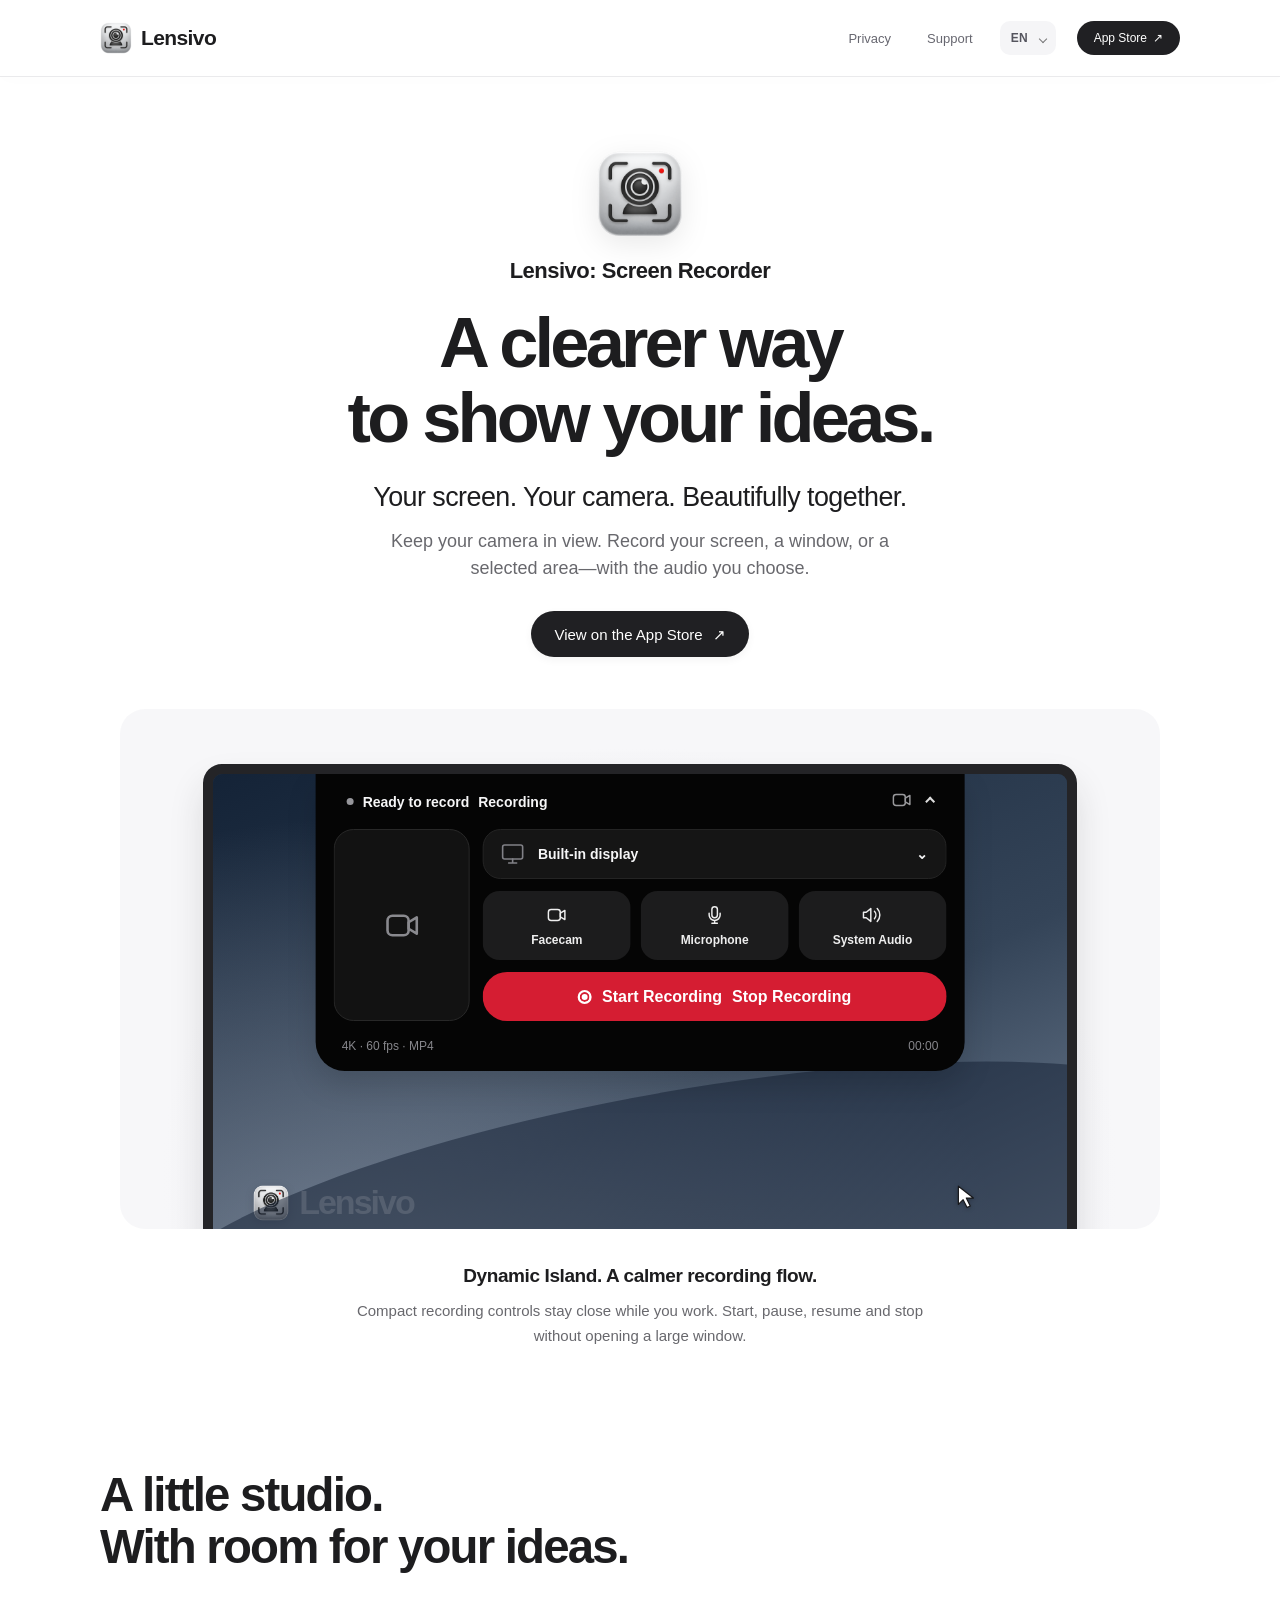
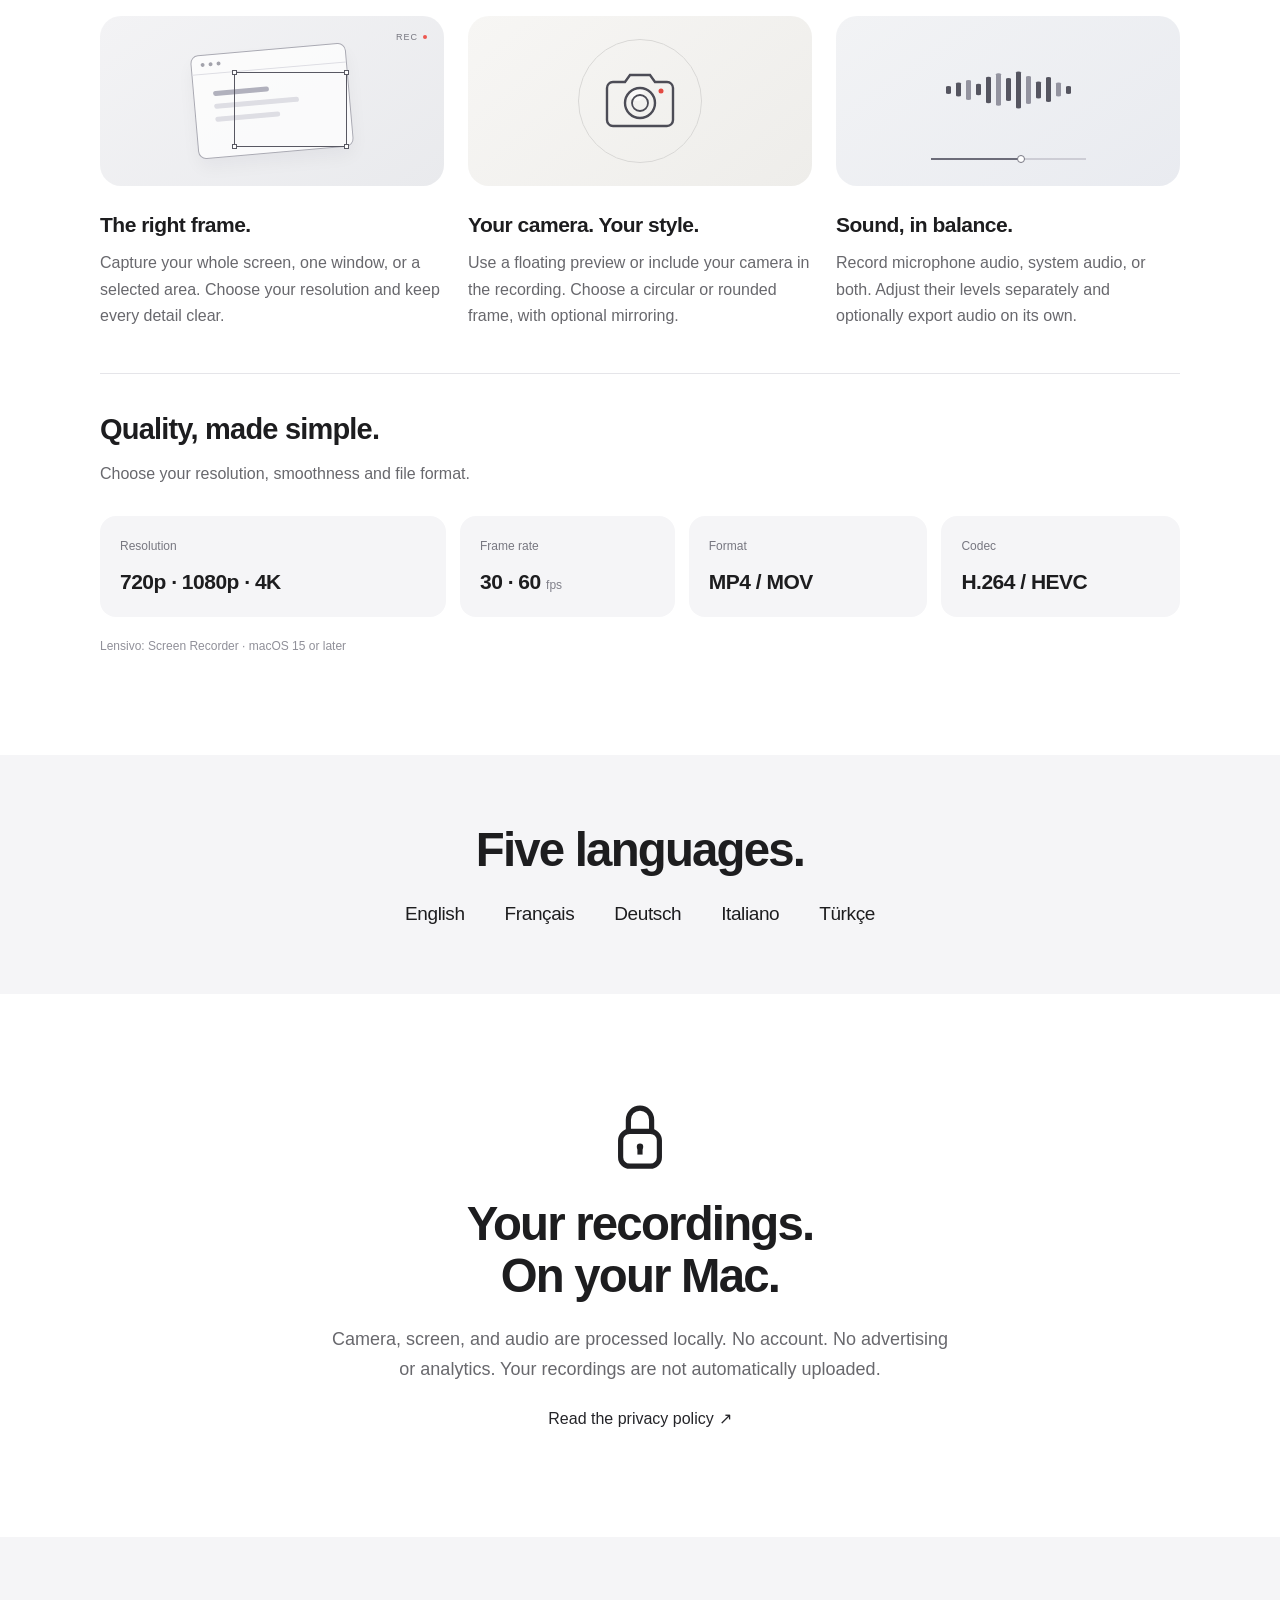
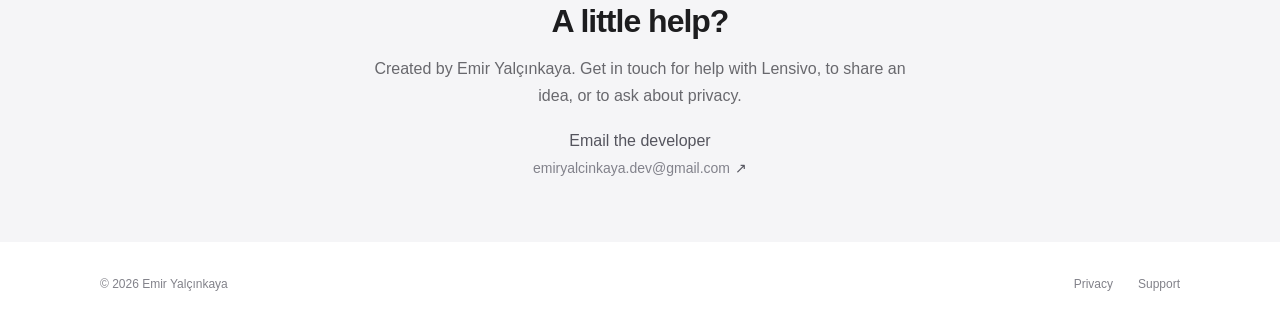
<file: index.html>
<!doctype html><html lang="en"><head><meta charset="utf-8"><meta name="viewport" content="width=device-width,initial-scale=1"><title>Lensivo — A clearer way to show your ideas</title><meta name="description" content="Lensivo — a floating camera preview and local recording tools for macOS. Available in five languages."><meta name="theme-color" content="#fafafa"><link rel="icon" href="assets/favicon.png" type="image/png"><link rel="stylesheet" href="style.css"><script src="translations.js" defer></script><script src="site.js" defer></script></head><body><a class="skip-link" href="#main" data-i18n="skip">Skip to content</a><header><nav class="shell nav" aria-label="Main navigation"><a class="brand" href="index.html" aria-label="Lensivo home"><img src="assets/lensivo-logo.png" width="32" height="32" alt=""><span>Lensivo</span></a><div class="nav-right"><a href="privacy.html" data-i18n="navPrivacy">Privacy</a><a class="nav-support" href="mailto:emiryalcinkaya.dev@gmail.com" data-i18n="navSupport">Support</a><label class="language"><span class="sr-only" data-i18n="languageLabel">Website language</span><select id="language-select"><option value="en">EN</option><option value="fr">FR</option><option value="de">DE</option><option value="it">IT</option><option value="tr">TR</option></select></label><a class="nav-store" href="https://apps.apple.com/app/id6757967733" target="_blank" rel="noopener noreferrer"><span>App Store </span><span class="link-arrow" aria-hidden="true">↗</span></a></div></nav></header><main id="main"><section class="hero shell"><img class="hero-icon" src="assets/lensivo-logo.png" alt="Lensivo app icon" width="88" height="88"><p class="product-name">Lensivo: Screen Recorder</p><h1 data-i18n="hero">A clearer way<br>to show your ideas.</h1><p data-i18n="intro" class="hero-intro">Your screen. Your camera. Beautifully together.</p><p data-i18n="description" class="hero-description">Keep your camera in view. Record your screen, a window, or a selected area—with the audio you choose.</p><div class="hero-actions"><a class="button" href="https://apps.apple.com/app/id6757967733" target="_blank" rel="noopener noreferrer"><span data-i18n="download">View on the App Store </span><span class="link-arrow" aria-hidden="true">↗</span></a></div></section>
<section id="product-demo" class="product-showcase shell" aria-label="Lensivo illustrative preview"><div class="macbook-demo" aria-hidden="true"><div class="macbook-hardware"><div class="real-product-stage"><div class="demo-wallpaper" aria-hidden="true"><div class="desktop-note"><img src="assets/lensivo-logo.png" alt="" width="36" height="36"><span>Lensivo</span></div></div><div class="product-island is-expanded" id="product-island"><div class="island-toggle" aria-expanded="true" aria-controls="island-body"><span class="island-status"><i></i><span class="demo-ready-label" data-i18n="demoReady">Ready to record</span><span class="demo-active-label" data-i18n="demoRecording">Recording</span></span><span class="compact-camera"><svg viewBox="0 0 24 24" fill="none" stroke="currentColor" stroke-width="1.6" stroke-linecap="round" stroke-linejoin="round" aria-hidden="true"><rect x="3" y="6" width="13" height="12" rx="3"/><path d="m16 10 5-3v10l-5-3Z"/></svg></span><span class="expand-chevron" aria-hidden="true"></span></div><div class="island-body" id="island-body"><div class="real-camera-preview"><svg viewBox="0 0 24 24" fill="none" stroke="currentColor" stroke-width="1.6" stroke-linecap="round" stroke-linejoin="round" aria-hidden="true"><rect x="3" y="6" width="13" height="12" rx="3"/><path d="m16 10 5-3v10l-5-3Z"/></svg></div><div class="island-controls"><div class="display-choice"><svg viewBox="0 0 24 24" fill="none" stroke="currentColor" stroke-width="1.6" stroke-linecap="round" stroke-linejoin="round" aria-hidden="true"><rect x="2" y="3" width="20" height="14" rx="2"/><path d="M12 17v4m-4 0h8"/></svg><span data-i18n="demoDisplay">Built-in display</span><span aria-hidden="true">⌄</span></div><div class="source-options"><div class="source-control" type="button" aria-pressed="false"><svg viewBox="0 0 24 24" fill="none" stroke="currentColor" stroke-width="1.6" stroke-linecap="round" stroke-linejoin="round" aria-hidden="true"><rect x="3" y="6" width="13" height="12" rx="3"/><path d="m16 10 5-3v10l-5-3Z"/></svg><span data-i18n="demoCamera">Facecam</span></div><div class="source-control" type="button" aria-pressed="false"><svg viewBox="0 0 24 24" fill="none" stroke="currentColor" stroke-width="1.6" stroke-linecap="round" stroke-linejoin="round" aria-hidden="true"><rect x="9" y="3" width="6" height="12" rx="3"/><path d="M6 10v2a6 6 0 0 0 12 0v-2M12 18v3m-3 0h6"/></svg><span data-i18n="demoMic">Microphone</span></div><div class="source-control" type="button" aria-pressed="false"><svg viewBox="0 0 24 24" fill="none" stroke="currentColor" stroke-width="1.6" stroke-linecap="round" stroke-linejoin="round" aria-hidden="true"><path d="m10 5-5 4H2v6h3l5 4ZM14 8a6 6 0 0 1 0 8m3-11a10 10 0 0 1 0 14"/></svg><span data-i18n="demoAudio">System Audio</span></div></div><div class="product-record" type="button"><span class="button-countdown"><span>3</span><span>2</span><span>1</span></span><span class="demo-cancel-label" data-i18n="demoCancel">Cancel</span><span class="record-symbol" aria-hidden="true"></span><span class="demo-start-label" data-i18n="demoStart">Start Recording</span><span class="demo-stop-label" data-i18n="demoStop">Stop Recording</span></div></div><div class="real-island-footer"><span>4K · 60 fps · MP4</span><span class="demo-clock" id="product-timer">00:00</span></div></div></div><div class="demo-pointer" aria-hidden="true"><svg viewBox="0 0 24 30"><path d="M3 2v23l6-6 5 10 4-2-5-10h9Z" fill="#fff" stroke="#171719" stroke-width="1.5" stroke-linejoin="round"/></svg></div></div><div class="macbook-base" aria-hidden="true"></div></div></div><div class="island-description"><h3 data-i18n="islandTitle">Dynamic Island. A calmer recording flow.</h3><p data-i18n="islandText">Compact recording controls stay close while you work. Start, pause, resume and stop without opening a large window.</p></div></section>
<section class="features shell" id="features"><h2 data-i18n="featuresTitle" class="section-title">A little studio.<br>With room for your ideas.</h2><div class="feature-grid"><article><div class="feature-art capture-art" aria-hidden="true"><div class="mini-display"><div class="mini-toolbar"><i></i><i></i><i></i></div><div class="mini-content"><span></span><span></span><span></span></div></div><div class="selection-frame"><i></i><i></i><i></i><i></i></div><span class="art-tag">REC <i></i></span></div><h3 data-i18n="captureTitle">The right frame.</h3><p data-i18n="captureText">Capture your whole screen, one window, or a selected area. Choose your resolution and keep every detail clear.</p></article><article><div class="feature-art camera-art" aria-hidden="true"><div class="camera-echo"></div><div class="camera-body"><svg viewBox="0 0 80 64" fill="none"><path d="M25 13l5-7h20l5 7h12a6 6 0 0 1 6 6v32a6 6 0 0 1-6 6H13a6 6 0 0 1-6-6V19a6 6 0 0 1 6-6h12Z" stroke="currentColor" stroke-width="2.4"/><circle cx="40" cy="34" r="15" stroke="currentColor" stroke-width="2.4"/><circle cx="40" cy="34" r="8" stroke="currentColor" stroke-width="1.8"/><circle class="camera-rec-light" cx="61" cy="22" r="2.5"/></svg><span class="camera-shine"></span></div></div><h3 data-i18n="cameraTitle">Your camera. Your style.</h3><p data-i18n="cameraText">Use a floating preview or include your camera in the recording. Choose a circular or rounded frame, with optional mirroring.</p></article><article><div class="feature-art audio-art" aria-hidden="true"><div class="equalizer"><i style="--bar:0;--height:20px"></i><i style="--bar:1;--height:35px"></i><i style="--bar:2;--height:50px"></i><i style="--bar:3;--height:29px"></i><i style="--bar:4;--height:66px"></i><i style="--bar:5;--height:81px"></i><i style="--bar:6;--height:57px"></i><i style="--bar:7;--height:92px"></i><i style="--bar:8;--height:70px"></i><i style="--bar:9;--height:42px"></i><i style="--bar:10;--height:63px"></i><i style="--bar:11;--height:35px"></i><i style="--bar:12;--height:20px"></i></div><div class="audio-track"><span></span><i></i></div></div><h3 data-i18n="audioTitle">Sound, in balance.</h3><p data-i18n="audioText">Record microphone audio, system audio, or both. Adjust their levels separately and optionally export audio on its own.</p></article></div><div class="quality-panel" id="quality"><div class="quality-intro"><h3 data-i18n="qualityTitle">Quality, made simple.</h3><p data-i18n="qualityText">Choose your resolution, smoothness and file format.</p></div><div class="quality-grid"><div class="quality-item quality-resolution"><span data-i18n="resolutionLabel">Resolution</span><strong>720p · 1080p · 4K</strong></div><div class="quality-item"><span data-i18n="frameLabel">Frame rate</span><strong>30 · 60 <small>fps</small></strong></div><div class="quality-item"><span data-i18n="formatLabel">Format</span><strong>MP4 / MOV</strong></div><div class="quality-item"><span data-i18n="codecLabel">Codec</span><strong>H.264 / HEVC</strong></div></div><p class="requirements" data-i18n="requirements">Lensivo: Screen Recorder · macOS 15 or later</p></div></section><section class="language-section"><div class="shell"><h2 data-i18n="languagesTitle" class="section-title">Five languages.</h2><div class="language-list" aria-label="Supported languages"><span>English</span><span>Français</span><span>Deutsch</span><span>Italiano</span><span>Türkçe</span></div></div></section><section class="privacy-section shell" id="privacy"> <div class="privacy-mark" aria-hidden="true"><svg viewBox="0 0 48 56" fill="none"><rect class="lock-body" x="9" y="24" width="30" height="27" rx="7" stroke="currentColor" stroke-width="4"/><path class="lock-shackle" d="M15 24V15a9 9 0 0 1 18 0v9" stroke="currentColor" stroke-width="4"/><circle class="lock-key" cx="24" cy="36" r="2.5" fill="currentColor"/><path d="M24 37v5" stroke="currentColor" stroke-width="4"/></svg></div><h2 data-i18n="privacyTitle" class="section-title">Your recordings.<br>On your Mac.</h2><p data-i18n="privacyText" class="section-description">Camera, screen, and audio are processed locally. No account. No advertising or analytics. Your recordings are not automatically uploaded.</p><a class="text-link" href="privacy.html"><span data-i18n="privacyLink">Read the privacy policy</span><span class="link-arrow" aria-hidden="true">↗</span></a></section><section class="support-section" id="support"><div class="shell"><h2 data-i18n="supportTitle">A little help?</h2><p data-i18n="supportText" class="section-description">Created by Emir Yalçınkaya. Get in touch for help with Lensivo, to share an idea, or to ask about privacy.</p><p class="support-label" data-i18n="supportLink">Email the developer</p><a class="email-address" href="mailto:emiryalcinkaya.dev@gmail.com"><span>emiryalcinkaya.dev@gmail.com</span><span class="link-arrow" aria-hidden="true">↗</span></a></div></section></main><footer class="shell"><div class="footer-main"><span>© 2026 Emir Yalçınkaya</span><div><a href="privacy.html" data-i18n="navPrivacy">Privacy</a><a href="mailto:emiryalcinkaya.dev@gmail.com" data-i18n="navSupport">Support</a></div></div></footer></body></html>
</file>
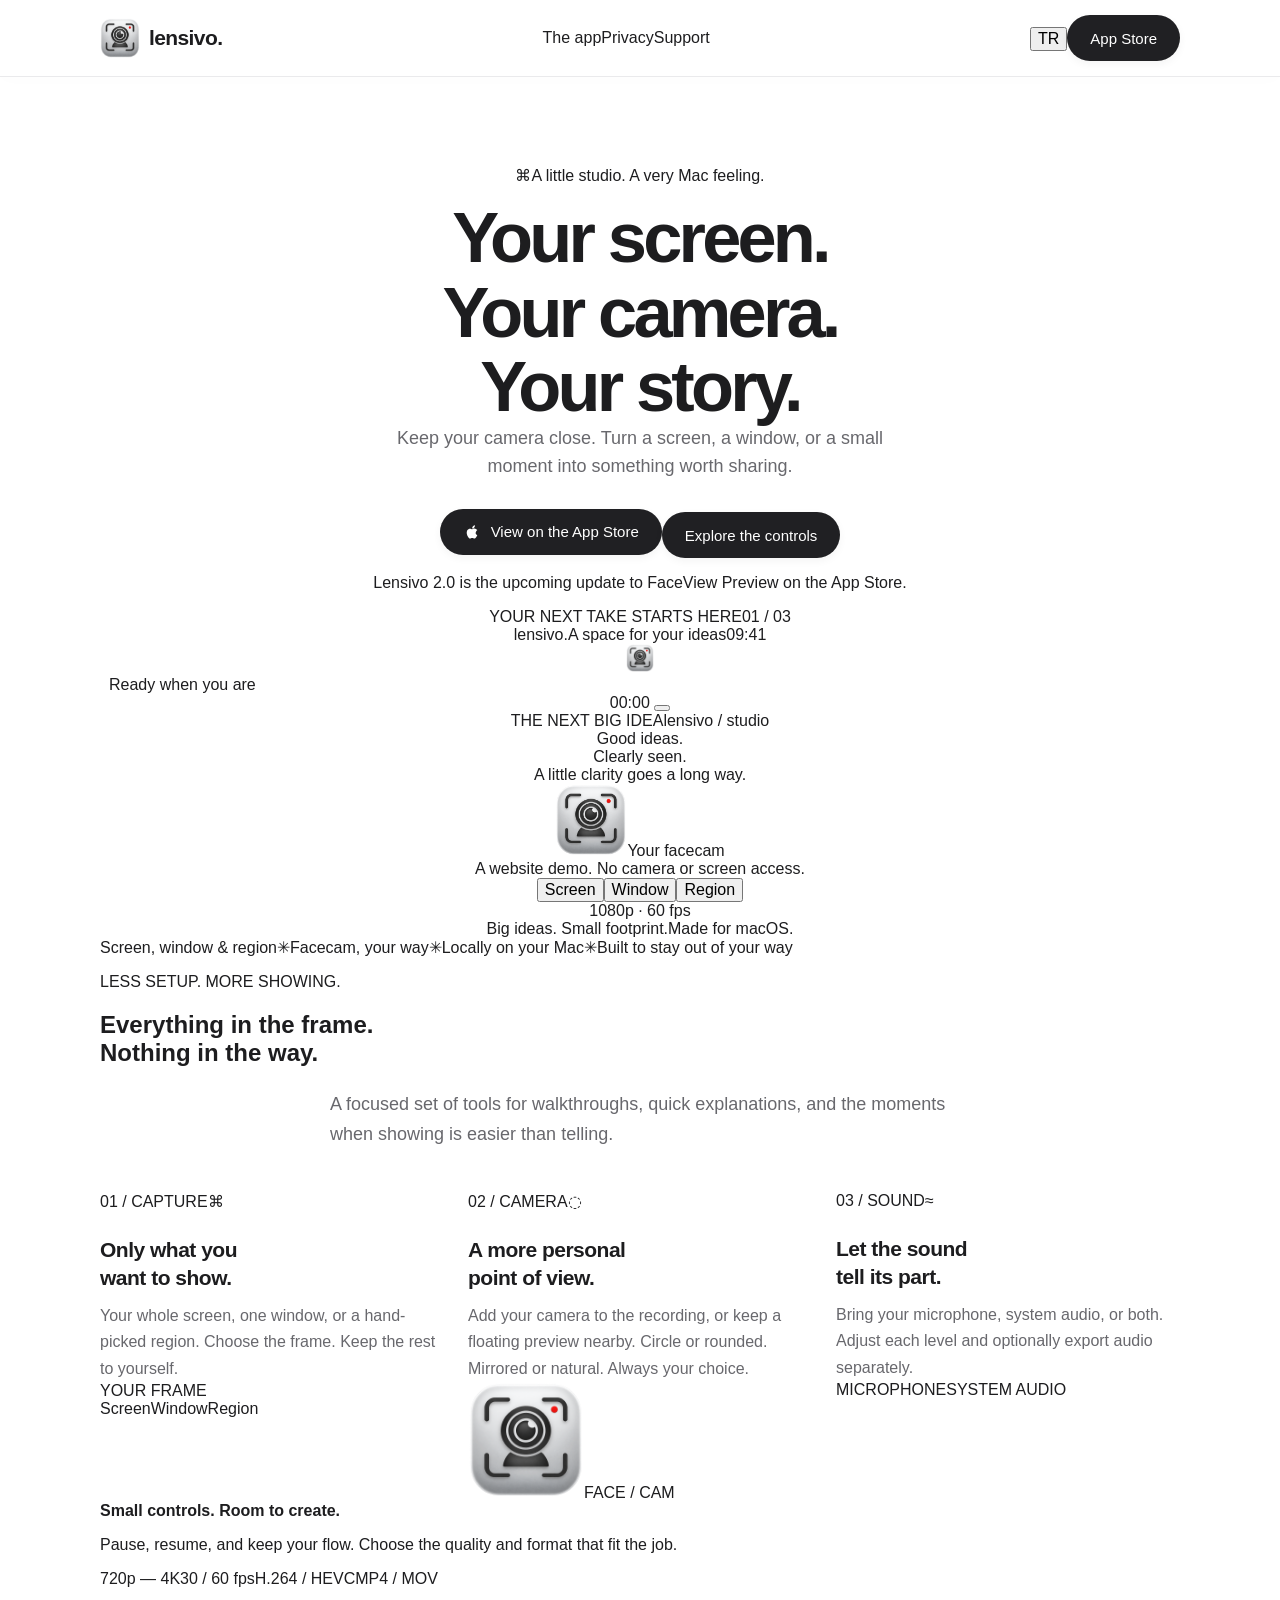
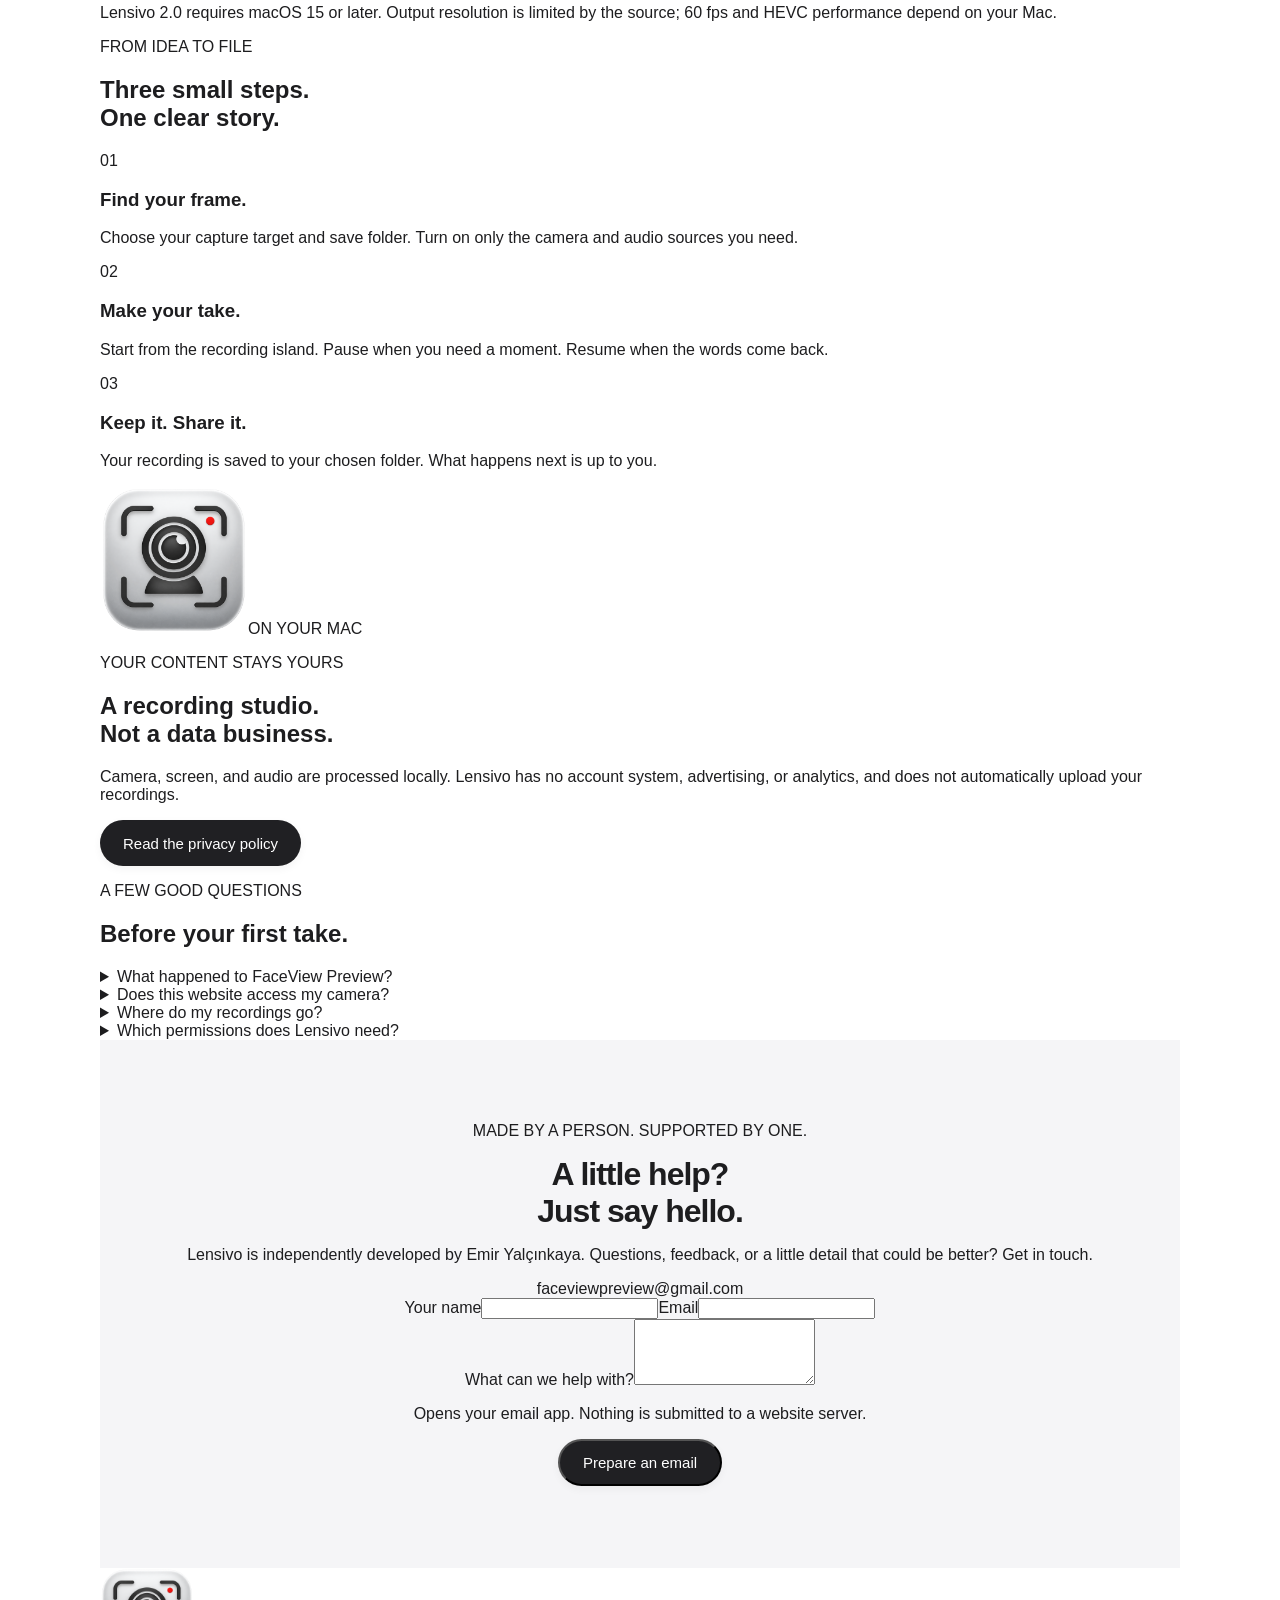
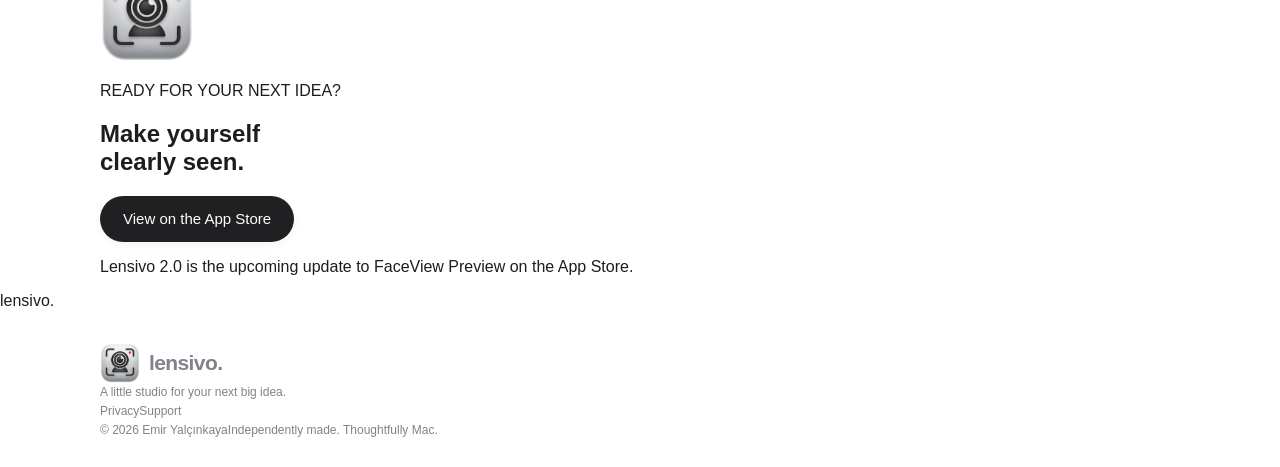
<file: index 2.html>
<!doctype html>
<html lang="en">
<head>
<meta charset="utf-8"><meta name="viewport" content="width=device-width, initial-scale=1">
<title>Lensivo — Your screen. Your camera. Your story.</title>
<meta name="description" content="Meet Lensivo for macOS: a floating camera preview and a focused screen recording studio. Record a screen, window or region, with optional facecam and audio.">
<meta name="theme-color" content="#101012"><link rel="icon" href="assets/favicon.png" type="image/png"><link rel="stylesheet" href="style.css"><script src="site.js" defer></script>
</head>
<body>
<a class="skip-link" href="#main" data-i18n="skip">Skip to content</a>
<header class="site-header"><nav class="nav shell" aria-label="Main navigation">
<a class="brand" href="index.html" aria-label="Lensivo home"><img src="assets/lensivo-logo.png" alt="" width="40" height="40"><span>lensivo<span class="brand-period">.</span></span></a>
<div class="nav-links"><a href="#features" data-i18n="navFeatures">The app</a><a href="privacy.html" data-i18n="navPrivacy">Privacy</a><a href="#support" data-i18n="navSupport">Support</a></div>
<div class="nav-actions"><button class="language-button" type="button" data-language-toggle aria-label="Switch to Turkish">TR</button><a class="button button-nav" href="https://apps.apple.com/app/id6757967733" target="_blank" rel="noopener noreferrer" data-i18n="navStore">App Store</a></div>
</nav></header>
<main id="main">
<section class="hero shell">
<div class="hero-copy"><p class="eyebrow"><span class="mac-symbol" aria-hidden="true">⌘</span><span data-i18n="heroEyebrow">A little studio. A very Mac feeling.</span></p>
<h1><span data-i18n="heroLine1">Your screen.</span><br><span data-i18n="heroLine2">Your camera.</span><br><span class="serif accent" data-i18n="heroLine3">Your story.</span></h1>
<p class="hero-description" data-i18n="heroDescription">Keep your camera close. Turn a screen, a window, or a small moment into something worth sharing.</p>
<div class="hero-actions"><a class="button button-primary" href="https://apps.apple.com/app/id6757967733" target="_blank" rel="noopener noreferrer"><svg width="18" height="18" viewBox="0 0 24 24" fill="currentColor" aria-hidden="true"><path d="M17.2 12.7c0-2.2 1.8-3.3 1.9-3.4-1.1-1.6-2.8-1.8-3.4-1.8-1.4-.1-2.7.8-3.4.8-.7 0-1.8-.8-2.9-.8-1.5 0-2.9.9-3.7 2.2-1.6 2.7-.4 6.7 1.1 8.9.7 1.1 1.5 2.2 2.6 2.1 1-.1 1.5-.7 2.9-.7s1.8.7 2.9.7c1.2 0 1.9-1.1 2.6-2.1.8-1.2 1.2-2.4 1.2-2.5-.1 0-2.3-.9-2.3-3.4ZM15 6c.6-.8 1.1-1.9 1-3-.9 0-2 .6-2.7 1.4-.6.7-1.2 1.8-1 2.8 1 .1 2-.5 2.7-1.2Z"/></svg><span data-i18n="storeButton">View on the App Store</span></a><a class="button button-text" href="#studio" data-i18n="exploreButton">Explore the controls</a></div>
<p class="release-note" data-i18n="closingNote">Lensivo 2.0 is the upcoming update to FaceView Preview on the App Store.</p>
</div>
<div class="hero-visual" id="studio">
<div class="studio-topline"><span><span class="red-dot" aria-hidden="true"></span><span data-i18n="studioTag">YOUR NEXT TAKE STARTS HERE</span></span><span>01 / 03</span></div>
<div class="demo-desktop">
<div class="desktop-menubar"><span class="desktop-brand">lensivo.</span><span data-i18n="demoMenu">A space for your ideas</span><span class="menubar-time">09:41</span></div>
<div class="demo-island" aria-label="Interactive recording demonstration">
<span class="island-mark"><img src="assets/lensivo-logo.png" alt="" width="28" height="28"></span><div class="island-status"><span class="demo-indicator" aria-hidden="true"></span><span id="demo-status" data-i18n="demoReady">Ready when you are</span></div><span class="demo-timer" id="demo-timer">00:00</span>
<button id="demo-record" class="demo-record" type="button" aria-label="Start demonstration"><span></span></button>
</div>
<div class="demo-slide"><div class="slide-heading"><span data-i18n="slideLabel">THE NEXT BIG IDEA</span><span>lensivo / studio</span></div><div class="slide-title" data-i18n="slideTitle">Good ideas.<br>Clearly seen.</div><div class="slide-bottom"><span data-i18n="slideNote">A little clarity goes a long way.</span><div class="slide-progress"><span></span><span></span><span></span><span></span></div></div></div>
<div class="demo-camera"><img src="assets/lensivo-logo.png" width="72" height="72" alt="Lensivo app icon"><span data-i18n="demoCamera">Your facecam</span><span class="camera-live" aria-hidden="true"></span></div>
<div class="demo-caption" data-i18n="demoCaption">A website demo. No camera or screen access.</div>
</div>
<div class="demo-settings"><div class="demo-targets" role="group" aria-label="Demonstration capture target"><button type="button" class="is-selected" data-target="screen" aria-pressed="true" data-i18n="targetScreen">Screen</button><button type="button" data-target="window" aria-pressed="false" data-i18n="targetWindow">Window</button><button type="button" data-target="region" aria-pressed="false" data-i18n="targetRegion">Region</button></div><span class="demo-quality">1080p <span>·</span> 60 fps</span></div>
<div class="visual-note"><span data-i18n="visualNote">Big ideas. Small footprint.</span><span class="serif">Made for macOS.</span></div>
</div>
</section>
<section class="intro-strip"><div class="shell strip-content"><span data-i18n="strip1">Screen, window & region</span><span class="strip-divider">✳</span><span data-i18n="strip2">Facecam, your way</span><span class="strip-divider">✳</span><span data-i18n="strip3">Locally on your Mac</span><span class="strip-divider">✳</span><span data-i18n="strip4">Built to stay out of your way</span></div></section>

<section class="features-section shell section-space" id="features">
<div class="section-heading reveal"><p class="eyebrow" data-i18n="featuresEyebrow">LESS SETUP. MORE SHOWING.</p><h2><span data-i18n="featuresTitle">Everything in the frame.</span><br><span class="serif" data-i18n="featuresTitle2">Nothing in the way.</span></h2><p class="section-description" data-i18n="featuresDescription">A focused set of tools for walkthroughs, quick explanations, and the moments when showing is easier than telling.</p></div>
<div class="feature-grid">
<article class="feature-card feature-main reveal"><div class="feature-card-top"><span class="feature-number">01 / CAPTURE</span><span class="feature-glyph" aria-hidden="true">⌘</span></div><h3 data-i18n="captureTitle">Only what you<br>want to show.</h3><p data-i18n="captureText">Your whole screen, one window, or a hand-picked region. Choose the frame. Keep the rest to yourself.</p><div class="capture-diagram" aria-hidden="true"><div class="capture-window"><span></span><span></span><span></span><div class="capture-lines"><i></i><i></i><i></i></div></div><div class="capture-boundary"><span>YOUR FRAME</span></div></div><div class="feature-tags"><span data-i18n="targetScreen">Screen</span><span data-i18n="targetWindow">Window</span><span data-i18n="targetRegion">Region</span></div></article>
<article class="feature-card feature-camera reveal"><div class="feature-card-top"><span class="feature-number">02 / CAMERA</span><span class="feature-glyph" aria-hidden="true">◌</span></div><h3 data-i18n="cameraTitle">A more personal<br>point of view.</h3><p data-i18n="cameraText">Add your camera to the recording, or keep a floating preview nearby. Circle or rounded. Mirrored or natural. Always your choice.</p><div class="camera-graphic" aria-hidden="true"><div class="camera-orbit"></div><img src="assets/lensivo-logo.png" width="116" height="116" alt="" loading="lazy"><span class="camera-label">FACE / CAM</span></div></article>
<article class="feature-card feature-audio reveal"><div class="feature-card-top"><span class="feature-number">03 / SOUND</span><span class="feature-glyph" aria-hidden="true">≈</span></div><h3 data-i18n="audioTitle">Let the sound<br>tell its part.</h3><p data-i18n="audioText">Bring your microphone, system audio, or both. Adjust each level and optionally export audio separately.</p><div class="audio-graphic" aria-hidden="true"><div class="wave-bars"><i></i><i></i><i></i><i></i><i></i><i></i><i></i><i></i><i></i><i></i><i></i><i></i><i></i></div><div class="audio-labels"><span>MICROPHONE</span><span>SYSTEM AUDIO</span></div></div></article>
</div>
<div class="quality-row reveal"><div><strong data-i18n="qualityTitle">Small controls. Room to create.</strong><p data-i18n="qualityText">Pause, resume, and keep your flow. Choose the quality and format that fit the job.</p></div><div class="quality-specs"><span>720p — 4K</span><span>30 / 60 fps</span><span>H.264 / HEVC</span><span>MP4 / MOV</span></div></div>
<p class="quality-footnote" data-i18n="qualityFootnote">Lensivo 2.0 requires macOS 15 or later. Output resolution is limited by the source; 60 fps and HEVC performance depend on your Mac.</p>
</section>
<section class="workflow-section"><div class="shell workflow-inner"><div class="workflow-heading reveal"><p class="eyebrow" data-i18n="workflowEyebrow">FROM IDEA TO FILE</p><h2><span data-i18n="workflowTitle">Three small steps.</span><br><span class="serif" data-i18n="workflowTitle2">One clear story.</span></h2></div><div class="workflow-steps"><article class="workflow-step reveal"><span class="step-number">01</span><div><h3 data-i18n="step1Title">Find your frame.</h3><p data-i18n="step1Text">Choose your capture target and save folder. Turn on only the camera and audio sources you need.</p></div></article><article class="workflow-step reveal"><span class="step-number">02</span><div><h3 data-i18n="step2Title">Make your take.</h3><p data-i18n="step2Text">Start from the recording island. Pause when you need a moment. Resume when the words come back.</p></div></article><article class="workflow-step reveal"><span class="step-number">03</span><div><h3 data-i18n="step3Title">Keep it. Share it.</h3><p data-i18n="step3Text">Your recording is saved to your chosen folder. What happens next is up to you.</p></div></article></div></div></section>
<section class="privacy-feature shell section-space" id="privacy"><div class="privacy-panel reveal"><div class="privacy-visual"><div class="privacy-ring"></div><img src="assets/lensivo-logo.png" width="148" height="148" alt="" loading="lazy"><span class="privacy-device" data-i18n="privacyDevice">ON YOUR MAC</span></div><div class="privacy-copy"><p class="eyebrow" data-i18n="privacyEyebrow">YOUR CONTENT STAYS YOURS</p><h2><span data-i18n="privacyTitle">A recording studio.</span><br><span class="serif" data-i18n="privacyTitle2">Not a data business.</span></h2><p data-i18n="privacyText">Camera, screen, and audio are processed locally. Lensivo has no account system, advertising, or analytics, and does not automatically upload your recordings.</p><a class="button button-text" href="privacy.html" data-i18n="privacyButton">Read the privacy policy</a></div></div></section>
<section class="faq-section shell"><div class="faq-heading reveal"><p class="eyebrow" data-i18n="faqEyebrow">A FEW GOOD QUESTIONS</p><h2 data-i18n="faqTitle">Before your first take.</h2></div><div class="faq-list reveal">
<details><summary data-i18n="faq1Q">What happened to FaceView Preview?</summary><p data-i18n="faq1A">Lensivo is the next chapter of FaceView Preview. The camera preview remains, with screen recording tools joining in version 2.0. The App Store link still points to the existing app listing.</p></details>
<details><summary data-i18n="faq2Q">Does this website access my camera?</summary><p data-i18n="faq2A">No. The interactive demo is an illustration of the controls. It does not record, request permissions, or access your camera, microphone, or screen.</p></details>
<details><summary data-i18n="faq3Q">Where do my recordings go?</summary><p data-i18n="faq3A">Recordings are written locally, then saved to the folder you choose. Interrupted or unsaved recordings may remain in the app’s recovery area. You can inspect, export, or delete them from Settings.</p></details>
<details><summary data-i18n="faq4Q">Which permissions does Lensivo need?</summary><p data-i18n="faq4A">Camera access is used for preview and facecam. Microphone access is used when microphone recording is enabled. Screen and system audio permissions depend on the capture source you choose. You stay in control in macOS System Settings.</p></details>
</div></section>
<section class="support-section shell section-space" id="support"><div class="support-copy reveal"><p class="eyebrow" data-i18n="supportEyebrow">MADE BY A PERSON. SUPPORTED BY ONE.</p><h2><span data-i18n="supportTitle">A little help?</span><br><span class="serif" data-i18n="supportTitle2">Just say hello.</span></h2><p data-i18n="supportText">Lensivo is independently developed by Emir Yalçınkaya. Questions, feedback, or a little detail that could be better? Get in touch.</p><a class="support-email" href="mailto:faceviewpreview@gmail.com">faceviewpreview@gmail.com</a></div><form class="support-form reveal" id="support-form"><div class="form-row"><label><span data-i18n="formName">Your name</span><input name="name" autocomplete="name" required maxlength="100"></label><label><span data-i18n="formEmail">Email</span><input type="email" name="email" autocomplete="email" required maxlength="254"></label></div><label><span data-i18n="formMessage">What can we help with?</span><textarea name="message" rows="4" required maxlength="4000"></textarea></label><div class="form-bottom"><p data-i18n="formNote">Opens your email app. Nothing is submitted to a website server.</p><button class="button button-primary" type="submit" data-i18n="formButton">Prepare an email</button></div><p class="form-result" id="form-result" role="status"></p></form></section>
<section class="closing-section"><div class="shell closing-inner reveal"><img src="assets/lensivo-logo.png" width="94" height="94" alt="Lensivo app icon" loading="lazy"><p class="eyebrow" data-i18n="closingEyebrow">READY FOR YOUR NEXT IDEA?</p><h2><span data-i18n="closingTitle">Make yourself</span><br><span class="serif" data-i18n="closingTitle2">clearly seen.</span></h2><a class="button button-primary" href="https://apps.apple.com/app/id6757967733" target="_blank" rel="noopener noreferrer" data-i18n="storeButton">View on the App Store</a><p class="closing-note" data-i18n="closingNote">Lensivo 2.0 is the upcoming update to FaceView Preview on the App Store.</p></div><div class="closing-wordmark" aria-hidden="true">lensivo<span>.</span></div></section>
</main>
<footer class="site-footer shell"><div class="footer-top"><a class="brand" href="index.html"><img src="assets/lensivo-logo.png" alt="" width="40" height="40"><span>lensivo.</span></a><span data-i18n="footerTag">A little studio for your next big idea.</span><div><a href="privacy.html" data-i18n="navPrivacy">Privacy</a><a href="mailto:faceviewpreview@gmail.com" data-i18n="navSupport">Support</a></div></div><div class="footer-bottom"><span>© 2026 Emir Yalçınkaya</span><span data-i18n="footerMade">Independently made. Thoughtfully Mac.</span></div></footer>
</body></html>
</file>
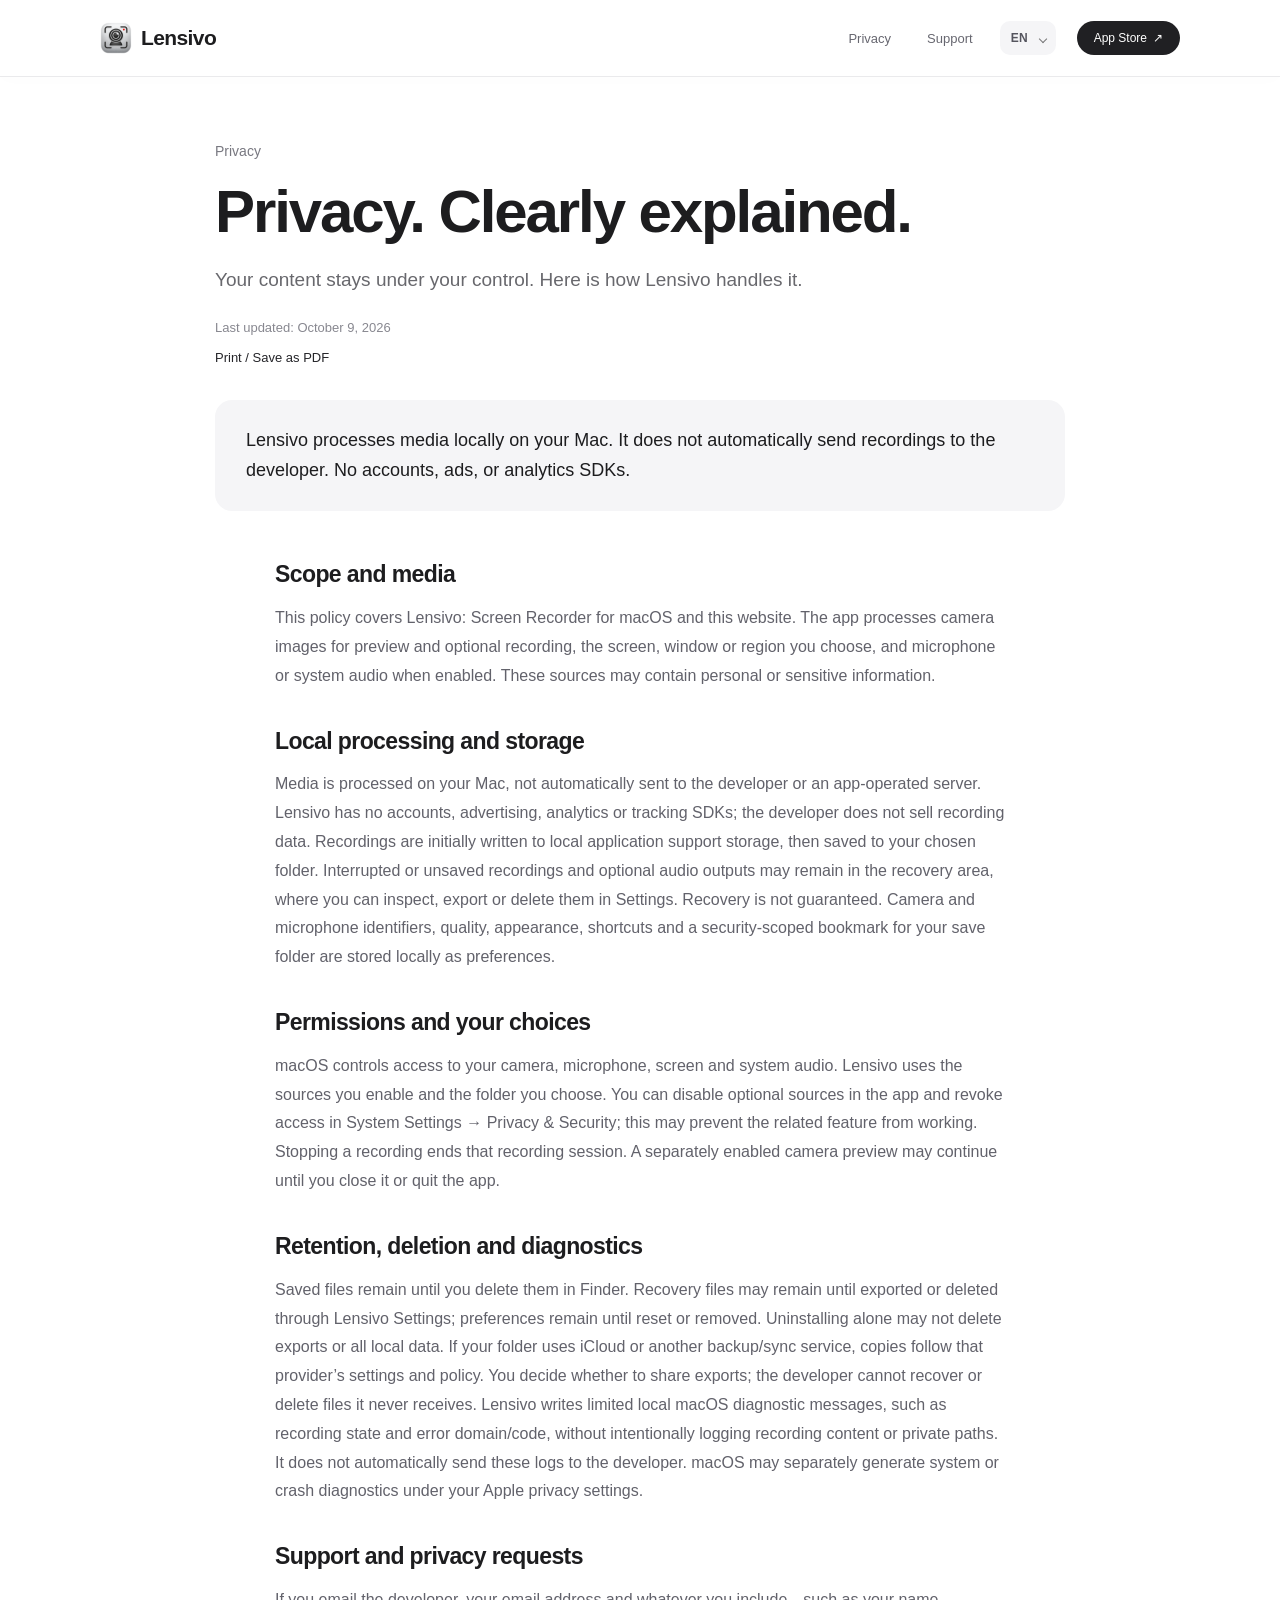
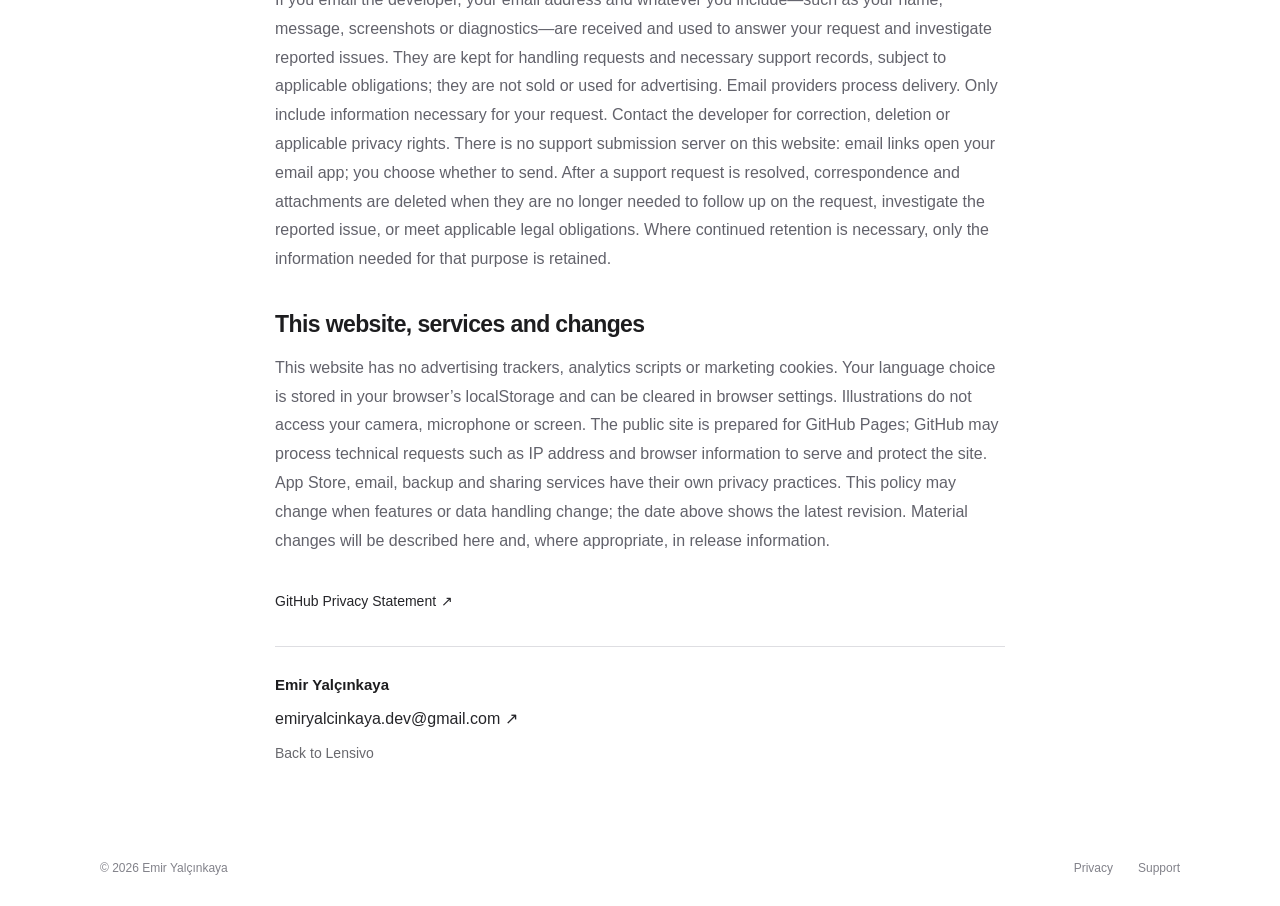
<file: privacy.html>
<!doctype html><html lang="en"><head><meta charset="utf-8"><meta name="viewport" content="width=device-width,initial-scale=1"><title>Privacy — Lensivo</title><meta name="description" content="Lensivo — a floating camera preview and local recording tools for macOS. Available in five languages."><meta name="theme-color" content="#fafafa"><link rel="icon" href="assets/favicon.png" type="image/png"><link rel="stylesheet" href="style.css"><script src="translations.js" defer></script><script src="site.js" defer></script></head><body><a class="skip-link" href="#main" data-i18n="skip">Skip to content</a><header><nav class="shell nav" aria-label="Main navigation"><a class="brand" href="index.html" aria-label="Lensivo home"><img src="assets/lensivo-logo.png" width="32" height="32" alt=""><span>Lensivo</span></a><div class="nav-right"><a href="privacy.html" data-i18n="navPrivacy">Privacy</a><a class="nav-support" href="mailto:emiryalcinkaya.dev@gmail.com" data-i18n="navSupport">Support</a><label class="language"><span class="sr-only" data-i18n="languageLabel">Website language</span><select id="language-select"><option value="en">EN</option><option value="fr">FR</option><option value="de">DE</option><option value="it">IT</option><option value="tr">TR</option></select></label><a class="nav-store" href="https://apps.apple.com/app/id6757967733" target="_blank" rel="noopener noreferrer"><span>App Store </span><span class="link-arrow" aria-hidden="true">↗</span></a></div></nav></header><main id="main" class="policy shell"><div class="policy-header"><p data-i18n="navPrivacy" class="policy-kicker">Privacy</p><h1 data-i18n="policyTitle">Privacy. Clearly explained.</h1><p data-i18n="policyIntro" class="section-description">Your content stays under your control. Here is how Lensivo handles it.</p><p data-i18n="policyDate" class="policy-date">Last updated: October 9, 2026</p><button class="text-link print-button" type="button" data-print-policy data-i18n="print">Print / Save as PDF</button></div><div class="policy-summary"><p data-i18n="policySummary">Lensivo processes media locally on your Mac. It does not automatically send recordings to the developer. No accounts, ads, or analytics SDKs.</p></div><div class="policy-body"><section id="policy-0"><h2 data-i18n="p0Title">Scope and media</h2><p data-i18n="p0Body">This policy covers Lensivo: Screen Recorder for macOS and this website. The app processes camera images for preview and optional recording, the screen, window or region you choose, and microphone or system audio when enabled. These sources may contain personal or sensitive information.</p></section><section id="policy-1"><h2 data-i18n="p1Title">Local processing and storage</h2><p data-i18n="p1Body">Media is processed on your Mac, not automatically sent to the developer or an app-operated server. Lensivo has no accounts, advertising, analytics or tracking SDKs; the developer does not sell recording data. Recordings are initially written to local application support storage, then saved to your chosen folder. Interrupted or unsaved recordings and optional audio outputs may remain in the recovery area, where you can inspect, export or delete them in Settings. Recovery is not guaranteed. Camera and microphone identifiers, quality, appearance, shortcuts and a security-scoped bookmark for your save folder are stored locally as preferences.</p></section><section id="policy-2"><h2 data-i18n="p2Title">Permissions and your choices</h2><p data-i18n="p2Body">macOS controls access to your camera, microphone, screen and system audio. Lensivo uses the sources you enable and the folder you choose. You can disable optional sources in the app and revoke access in System Settings → Privacy & Security; this may prevent the related feature from working. Stopping a recording ends that recording session. A separately enabled camera preview may continue until you close it or quit the app.</p></section><section id="policy-3"><h2 data-i18n="p3Title">Retention, deletion and diagnostics</h2><p data-i18n="p3Body">Saved files remain until you delete them in Finder. Recovery files may remain until exported or deleted through Lensivo Settings; preferences remain until reset or removed. Uninstalling alone may not delete exports or all local data. If your folder uses iCloud or another backup/sync service, copies follow that provider’s settings and policy. You decide whether to share exports; the developer cannot recover or delete files it never receives. Lensivo writes limited local macOS diagnostic messages, such as recording state and error domain/code, without intentionally logging recording content or private paths. It does not automatically send these logs to the developer. macOS may separately generate system or crash diagnostics under your Apple privacy settings.</p></section><section id="policy-4"><h2 data-i18n="p4Title">Support and privacy requests</h2><p data-i18n="p4Body">If you email the developer, your email address and whatever you include—such as your name, message, screenshots or diagnostics—are received and used to answer your request and investigate reported issues. They are kept for handling requests and necessary support records, subject to applicable obligations; they are not sold or used for advertising. Email providers process delivery. Only include information necessary for your request. Contact the developer for correction, deletion or applicable privacy rights. There is no support submission server on this website: email links open your email app; you choose whether to send. After a support request is resolved, correspondence and attachments are deleted when they are no longer needed to follow up on the request, investigate the reported issue, or meet applicable legal obligations. Where continued retention is necessary, only the information needed for that purpose is retained.</p></section><section id="policy-5"><h2 data-i18n="p5Title">This website, services and changes</h2><p data-i18n="p5Body">This website has no advertising trackers, analytics scripts or marketing cookies. Your language choice is stored in your browser’s localStorage and can be cleared in browser settings. Illustrations do not access your camera, microphone or screen. The public site is prepared for GitHub Pages; GitHub may process technical requests such as IP address and browser information to serve and protect the site. App Store, email, backup and sharing services have their own privacy practices. This policy may change when features or data handling change; the date above shows the latest revision. Material changes will be described here and, where appropriate, in release information.</p></section><a class="text-link" href="https://docs.github.com/en/site-policy/privacy-policies/github-general-privacy-statement" target="_blank" rel="noopener noreferrer"><span data-i18n="github">GitHub Privacy Statement</span><span class="link-arrow" aria-hidden="true">↗</span></a><div class="policy-contact"><strong>Emir Yalçınkaya</strong><a class="text-link" href="mailto:emiryalcinkaya.dev@gmail.com"><span>emiryalcinkaya.dev@gmail.com</span><span class="link-arrow" aria-hidden="true">↗</span></a><a href="index.html" data-i18n="back">Back to Lensivo</a></div></div></main><footer class="shell"><div class="footer-main"><span>© 2026 Emir Yalçınkaya</span><div><a href="privacy.html" data-i18n="navPrivacy">Privacy</a><a href="mailto:emiryalcinkaya.dev@gmail.com" data-i18n="navSupport">Support</a></div></div></footer></body></html>
</file>
<file: style.css>
:root{color-scheme:light;--ink:#1d1d1f;--muted:#68686d;--blue:#0066cc;--line:#dedee2;--surface:#f5f5f7;--font:-apple-system,BlinkMacSystemFont,'Segoe UI',sans-serif}*{box-sizing:border-box}html{scroll-behavior:smooth;scroll-padding-top:88px}body{margin:0;background:#fff;color:var(--ink);font-family:var(--font);-webkit-font-smoothing:antialiased}a{color:inherit;text-decoration:none}button,select{font:inherit}button,a,select{-webkit-tap-highlight-color:transparent}a:focus-visible,button:focus-visible,select:focus-visible{outline:3px solid #0071e3;outline-offset:5px;border-radius:5px}.shell{width:min(1080px,calc(100% - 64px));margin:auto}.sr-only{position:absolute;width:1px;height:1px;padding:0;overflow:hidden;clip:rect(0,0,0,0);white-space:nowrap}.skip-link{position:fixed;top:-100px;left:16px;background:#fff;z-index:100;padding:12px;border:1px solid var(--line)}.skip-link:focus{top:12px}header{position:sticky;top:0;z-index:20;background:#ffffffdb;backdrop-filter:blur(20px);-webkit-backdrop-filter:blur(20px);border-bottom:1px solid #00000008}.nav{height:68px;display:flex;justify-content:space-between;align-items:center}.brand{display:flex;align-items:center;gap:9px;font-weight:650;font-size:20px;letter-spacing:-.7px}.brand img{object-fit:contain}.nav-right{display:flex;align-items:center;gap:28px;font-size:13px}.nav-right a:hover{color:var(--blue)}.language{position:relative}.language select{border:0;background:transparent;color:var(--muted);font-size:12px;max-width:128px;padding:10px 2px;cursor:pointer}.hero{text-align:center;padding-top:73px}.hero-icon{object-fit:contain;filter:drop-shadow(0 8px 14px #00000016);animation:arrive .7s both}.product-name{font-size:22px;font-weight:600;letter-spacing:-.5px;margin:16px 0 22px}.hero h1{font-size:clamp(48px,5.5vw,76px);line-height:1.06;letter-spacing:-3.8px;font-weight:650;margin:0 auto;max-width:1000px;animation:arrive .8s .08s both}.hero-intro{font-size:clamp(20px,2.1vw,28px);line-height:1.35;font-weight:500;letter-spacing:-.55px;margin:24px auto 12px}.hero-description{max-width:550px;font-size:18px;line-height:1.55;color:var(--muted);margin:0 auto}.hero-actions{margin-top:28px}.button{display:inline-flex;align-items:center;gap:10px;background:#0071e3;color:#fff;border-radius:99px;padding:13px 23px;min-height:46px;font-size:15px;font-weight:500;transition:background .2s,transform .2s}.button:hover{background:#0077ed;transform:translateY(-1px)}.release{font-size:12px;color:#77777e;margin:17px auto 0;max-width:480px;line-height:1.5}.product-showcase{padding-top:52px}.mac-window{width:940px;max-width:100%;margin:auto;position:relative;border:1px solid #d7d7df;border-radius:19px;box-shadow:0 24px 70px #25253216,0 3px 10px #25253206;background:linear-gradient(145deg,#eeeeF2,#dddde4);overflow:hidden;animation:arrive 1s .18s both}.window-top{height:37px;background:#fafafadb;border-bottom:1px solid #d9d9de;display:flex;align-items:center;justify-content:center;font-size:11px;font-weight:500;color:#73737b;position:relative}.traffic{position:absolute;left:15px;display:flex;gap:7px}.traffic i{width:9px;height:9px;border-radius:50%;background:#f36b63;border:1px solid #00000009}.traffic i:nth-child(2){background:#f6c451}.traffic i:nth-child(3){background:#60c357}.window-time{position:absolute;right:17px;font-size:10px}.window-content{height:445px;padding:52px 77px 45px;position:relative;background:radial-gradient(ellipse at 80% 90%,#c8d2df60,transparent 70%)}.recording-island{position:absolute;z-index:3;left:50%;top:13px;transform:translateX(-50%);height:43px;width:172px;border-radius:14px;background:#242426;color:#eee;display:flex;align-items:center;justify-content:space-between;padding:8px 15px;font-size:12px;font-variant-numeric:tabular-nums;box-shadow:0 5px 14px #0002}.record-dot{width:15px;height:15px;border-radius:50%;background:#ed534d;box-shadow:0 0 0 4px #ed534d20}.presentation{height:100%;background:#fffefa;border:1px solid #fff;border-radius:8px;padding:26px 38px 20px;box-shadow:0 10px 26px #20212e0d;position:relative;overflow:hidden}.presentation-heading{display:flex;justify-content:space-between;font-size:12px;color:#717176}.presentation h2{font-size:clamp(38px,4.9vw,65px);font-weight:600;letter-spacing:-2.8px;line-height:1.06;margin:30px 0 0;max-width:78%;position:relative;z-index:2}.presentation-bottom{display:flex;justify-content:space-between;position:absolute;bottom:20px;left:38px;right:38px;font-size:12px;color:#7b7b80}.abstract-lines{position:absolute;right:25px;bottom:26px;display:flex;align-items:end;gap:8px;transform:rotate(-15deg);opacity:.8}.abstract-lines i{height:75px;width:13px;background:#d8e5f2;border-radius:8px}.abstract-lines i:nth-child(2){height:105px;background:#b7d4f2}.abstract-lines i:nth-child(3){height:140px;background:#82b7eb}.abstract-lines i:nth-child(4){height:180px;background:#3287d7}.abstract-lines i:nth-child(5){height:220px;background:#0066cc}.floating-camera{position:absolute;z-index:4;bottom:24px;right:24px;width:136px;height:154px;border-radius:25px;border:1px solid #ffffffcc;display:grid;place-items:center;background:linear-gradient(145deg,#fcfcfe,#e5e5ec);box-shadow:0 12px 28px #22232f20;animation:gentleFloat 8s ease-in-out infinite}.floating-camera img{width:96px;height:96px;object-fit:contain}.camera-dot{position:absolute;top:14px;right:15px;background:#ee554c;border-radius:50%;width:5px;height:5px}.image-caption{font-size:11px;text-align:center;color:#8b8b91;line-height:1.5;margin:21px 0 0}.section-title{font-size:clamp(34px,3.7vw,50px);letter-spacing:-1.8px;font-weight:600;line-height:1.1;margin:0}.features{padding-top:120px;padding-bottom:100px}.feature-grid{display:grid;grid-template-columns:repeat(3,1fr);gap:48px;margin-top:52px}.feature-symbol{font-size:30px;color:#55555b;display:block;height:46px;line-height:1}.feature-grid h3{font-size:21px;line-height:1.3;letter-spacing:-.5px;font-weight:600;margin:13px 0}.feature-grid p{font-size:16px;line-height:1.65;color:var(--muted);margin:0}.specs{display:flex;gap:30px;justify-content:space-between;font-size:12px;color:#85858c;border-top:1px solid var(--line);padding-top:26px;margin-top:46px}.language-section{background:var(--surface);padding:90px 0;text-align:center}.section-description{font-size:18px;line-height:1.65;color:var(--muted);max-width:620px;margin:23px auto 0}.language-list{display:flex;gap:15px 40px;justify-content:center;flex-wrap:wrap;margin-top:38px;font-size:19px;font-weight:500;letter-spacing:-.4px}.privacy-section{text-align:center;padding:106px 0}.privacy-mark{margin:0 auto 23px;color:#585860;width:44px;height:52px}.privacy-mark svg{width:100%;height:100%}.text-link{color:var(--blue);font-size:16px;display:inline-block;line-height:1.5}.text-link:hover{text-decoration:underline}.privacy-section .text-link{margin-top:23px}.support-section{text-align:center;background:var(--surface);padding:66px 0}.support-section h2{font-size:32px;font-weight:600;letter-spacing:-1px;margin:0}.support-section .section-description{font-size:16px;max-width:570px;margin-top:16px}.support-section .text-link{margin-top:23px}.email-address{display:block;font-size:13px;color:#82828b;margin:12px 0 0}.email-address:hover{color:var(--blue)}footer{padding:33px 0 27px;color:#82828a;font-size:12px;line-height:1.6}.footer-main{display:flex;justify-content:space-between;gap:25px}.footer-main>div{display:flex;gap:25px}.footnote{font-size:11px;line-height:1.65;color:#909098;border-top:1px solid var(--line);margin-top:22px;padding-top:17px}.policy{max-width:850px;padding-top:66px;padding-bottom:65px}.policy-header{margin-bottom:32px}.policy-kicker{font-size:14px;font-weight:500;color:#787880;margin:0 0 20px}.policy h1{font-size:clamp(39px,4.8vw,60px);letter-spacing:-2.1px;line-height:1.1;font-weight:600;margin:0}.policy .section-description{margin:19px 0;max-width:700px;font-size:19px}.policy-date{color:#888890;font-size:13px;margin:25px 0 13px}.print-button{background:none;border:0;padding:0;font-size:13px;cursor:pointer}.policy-summary{background:var(--surface);border-radius:17px;padding:26px 31px;font-size:18px;line-height:1.65;font-weight:500}.policy-summary p{margin:0}.policy-body{max-width:730px;margin:auto;padding-top:13px}.policy-body section{margin:36px 0}.policy-body h2{font-size:23px;letter-spacing:-.6px;font-weight:600;line-height:1.3;margin:0 0 14px}.policy-body p{font-size:16px;line-height:1.8;color:#62626b;margin:0}.policy-body>.text-link{font-size:14px}.policy-contact{display:flex;flex-direction:column;gap:14px;border-top:1px solid var(--line);padding-top:29px;margin-top:34px;font-size:15px}.policy-contact>a:last-child{font-size:14px;color:var(--muted)}@keyframes arrive{from{opacity:0;transform:translateY(14px)}to{opacity:1;transform:translateY(0)}}@keyframes gentleFloat{50%{transform:translateY(-5px)}}
@media(min-width:1500px){.hero{padding-top:90px}}@media(max-width:850px){.shell{width:calc(100% - 48px)}.hero h1{font-size:58px;letter-spacing:-2.8px}.hero-intro{font-size:23px}.window-content{height:390px;padding:53px 45px 35px}.presentation{padding-inline:25px}.presentation h2{font-size:51px;max-width:83%}.feature-grid{gap:26px}.floating-camera{width:118px;height:136px}.floating-camera img{width:80px;height:80px}.abstract-lines{right:12px;opacity:.55}.feature-grid h3{font-size:19px}.section-title{font-size:42px}.features{padding-top:90px}.specs{flex-direction:column;gap:10px}}
@media(max-width:600px){.shell{width:calc(100% - 40px)}.nav{height:60px}.brand{font-size:19px}.brand img{width:28px;height:28px}.nav-right{gap:15px;font-size:12px}.nav-support{display:none}.language select{max-width:100px;font-size:11px}.hero{padding-top:45px}.hero-icon{width:72px;height:72px}.product-name{font-size:19px;margin:12px 0 20px}.hero h1{font-size:44px;letter-spacing:-2.2px;line-height:1.07}.hero-intro{font-size:20px;margin-top:23px;letter-spacing:-.4px}.hero-description{font-size:16px;max-width:350px}.hero-actions{margin-top:24px}.button{font-size:14px;padding:12px 22px}.release{font-size:11px;max-width:310px}.product-showcase{padding-top:37px;width:calc(100% - 28px)}.mac-window{border-radius:13px;box-shadow:0 15px 35px #25253213}.window-top{height:29px;font-size:9px}.window-time{font-size:8px}.traffic{left:10px;gap:4px}.traffic i{width:6px;height:6px}.window-content{height:285px;padding:47px 18px 31px}.recording-island{height:34px;width:133px;top:9px;border-radius:11px;font-size:10px;padding:6px 11px}.recording-island img{width:21px;height:21px}.record-dot{width:11px;height:11px}.presentation{padding:20px 17px}.presentation-heading{font-size:9px}.presentation h2{font-size:34px;letter-spacing:-1.5px;margin-top:27px;max-width:87%}.presentation-bottom{font-size:9px;bottom:16px;left:17px;right:17px}.floating-camera{bottom:17px;right:12px;width:82px;height:98px;border-radius:18px}.floating-camera img{width:63px;height:63px}.camera-dot{top:10px;right:10px;width:4px;height:4px}.abstract-lines{gap:5px;right:20px;bottom:19px;opacity:.35}.abstract-lines i{width:8px;height:45px}.abstract-lines i:nth-child(2){height:65px}.abstract-lines i:nth-child(3){height:85px}.abstract-lines i:nth-child(4){height:110px}.abstract-lines i:nth-child(5){height:135px}.image-caption{font-size:10px;padding:0 10px}.section-title{font-size:34px;letter-spacing:-1.3px}.features{padding-top:74px;padding-bottom:62px}.feature-grid{grid-template-columns:1fr;gap:32px;margin-top:37px}.feature-symbol{font-size:27px;height:30px}.feature-grid h3{font-size:21px;margin:12px 0 8px}.feature-grid p{font-size:16px}.specs{margin-top:32px;padding-top:21px;font-size:11px}.language-section{padding:63px 0}.section-description{font-size:16px;margin-top:21px}.language-list{font-size:17px;gap:18px 24px;max-width:300px;margin:30px auto 0}.privacy-section{padding:72px 0}.support-section{padding:51px 0}.support-section h2{font-size:29px}.footer-main{gap:16px;font-size:11px}.footer-main>div{gap:17px}.footnote{font-size:10px}.policy{padding-top:44px}.policy h1{font-size:40px;letter-spacing:-1.6px}.policy .section-description{font-size:17px}.policy-summary{font-size:16px;padding:23px}.policy-body h2{font-size:22px}.policy-body p{font-size:16px}}
@media(max-width:360px){.shell{width:calc(100% - 32px)}.hero h1{font-size:39px}.hero-intro{font-size:18px}.nav-right{gap:10px}.brand{font-size:17px}.language select{max-width:91px}.presentation h2{font-size:30px}}
@media(prefers-reduced-motion:reduce){html{scroll-behavior:auto}*,*:before,*:after{animation:none!important;transition:none!important}}
@media print{header,footer,.print-button,.skip-link,.policy-contact>a:last-child{display:none}.shell{width:100%}.policy{padding:0;max-width:none}.policy h1{font-size:30px}.policy-summary{padding:16px;border:1px solid #ddd}.policy-body{max-width:none}.policy-body section{break-inside:avoid}.policy-body p{font-size:11px;line-height:1.6}.policy-body h2{font-size:17px}.policy-header{margin-bottom:16px}a{color:#222}}
/* Lensivo details: monochrome controls and quiet, expressive illustrations. */
:root{--blue:#252529}.button{background:#202023;box-shadow:0 3px 8px #0000000c}.button:hover{background:#3a3a3e}.nav-store{display:inline-flex;align-items:center;gap:6px;background:#202023;color:#fff!important;border-radius:99px;padding:9px 15px;font-size:12px;font-weight:500;white-space:nowrap;transition:background .2s}.nav-store:hover{background:#3a3a3e}.nav-right{gap:23px}.feature-grid{gap:24px;margin-top:43px}.feature-grid article{min-width:0}.feature-grid h3{margin:25px 0 12px}.feature-art{height:170px;position:relative;border-radius:21px;background:#f5f5f7;overflow:hidden;display:flex;align-items:center;justify-content:center}.capture-art{background:linear-gradient(145deg,#f3f3f5,#e9eaed)}.mini-display{width:156px;height:104px;border:1.5px solid #aaaab3;border-radius:8px;background:#ffffffbd;box-shadow:0 9px 17px #2222290b;transform:rotate(-5deg)}.mini-toolbar{height:19px;border-bottom:1px solid #dedee4;display:flex;align-items:center;gap:4px;padding-left:9px}.mini-toolbar i{width:4px;height:4px;border-radius:50%;background:#a3a3ac}.mini-content{padding:17px 19px}.mini-content span{display:block;width:85px;height:5px;border-radius:3px;background:#dedee4;margin-bottom:8px}.mini-content span:first-child{width:56px;background:#b1b1bd}.mini-content span:last-child{width:65px}.selection-frame{position:absolute;width:113px;height:75px;border:1.5px solid #585862;border-radius:3px;transform:translate(18px,8px);animation:frameBreathe 7s ease-in-out infinite}.selection-frame i{width:5px;height:5px;position:absolute;background:#fff;border:1px solid #585862}.selection-frame i:nth-child(1){top:-3px;left:-3px}.selection-frame i:nth-child(2){top:-3px;right:-3px}.selection-frame i:nth-child(3){bottom:-3px;left:-3px}.selection-frame i:nth-child(4){bottom:-3px;right:-3px}.art-tag{position:absolute;right:17px;top:16px;color:#777780;font-size:9px;letter-spacing:1px;display:flex;align-items:center;gap:5px}.art-tag i{width:4px;height:4px;border-radius:50%;background:#ed5750;animation:recordGlow 3s ease-in-out infinite}.camera-art{background:linear-gradient(140deg,#f7f6f4,#eeedea)}.camera-body{width:94px;height:83px;position:relative;color:#54545e;display:grid;place-items:center;animation:cameraFloat 7s ease-in-out infinite}.camera-body svg{width:80px;height:64px;position:relative;z-index:2}.camera-shine{position:absolute;width:14px;height:14px;left:37px;top:27px;background:#fff9;border-radius:50%;animation:lensFocus 5s ease-in-out infinite}.camera-echo{width:124px;height:124px;border:1px solid #d9d8d6;border-radius:50%;position:absolute;animation:cameraHalo 7s ease-in-out infinite}.audio-art{background:linear-gradient(145deg,#f2f3f5,#e9ebf0);flex-direction:column;gap:21px}.equalizer{height:95px;display:flex;gap:5px;align-items:center}.equalizer i{display:block;width:5px;height:var(--height);border-radius:5px;background:#555560;transform:scaleY(.4);animation:equalizer 2.2s ease-in-out infinite;animation-delay:calc(var(--bar) * -.17s)}.equalizer i:nth-child(3n){background:#9494a0}.audio-track{height:2px;width:155px;background:#cdcdd5;position:relative}.audio-track span{position:absolute;left:0;top:0;height:2px;width:58%;background:#6c6c79}.audio-track i{position:absolute;width:8px;height:8px;background:#fff;border:1.5px solid #777782;border-radius:50%;left:56%;top:-3px}.quality-panel{margin-top:47px;padding:30px 32px 20px;border:1px solid #e4e4e8;border-radius:22px;background:#fcfcfd}.quality-intro{display:flex;gap:38px;align-items:start;justify-content:space-between}.quality-intro h3{font-size:23px;letter-spacing:-.6px;line-height:1.3;margin:0;font-weight:600;max-width:340px}.quality-intro p{font-size:14px;line-height:1.65;color:var(--muted);margin:0;max-width:470px}.quality-grid{display:grid;grid-template-columns:1.25fr 1fr 1fr 1.1fr;gap:23px;margin-top:31px;padding-top:27px;border-top:1px solid #e6e6e9}.quality-item>span{display:block;font-size:12px;color:#888891;margin-bottom:11px}.quality-item>strong{display:block;font-size:23px;font-weight:600;letter-spacing:-.7px;white-space:nowrap}.quality-resolution>strong{font-size:33px;line-height:1}.quality-item small{font-size:13px;color:#80808a;letter-spacing:0;font-weight:400}.resolution-options{display:flex;gap:6px;margin-top:13px;flex-wrap:wrap}.resolution-options b{font-size:10px;font-weight:500;color:#7d7d88;border:1px solid #e2e2e6;border-radius:5px;padding:3px 5px}.requirements{font-size:11px;color:#909099;line-height:1.5;margin:23px 0 0}.privacy-mark{position:relative;width:74px;height:74px;padding:12px 16px;margin-bottom:25px;border-radius:22px;background:#f5f5f7;box-shadow:0 4px 14px #00000004}.privacy-mark:before{content:'';position:absolute;inset:-7px;border:1px solid #e5e5ea;border-radius:28px;animation:privacyHalo 5s ease-in-out infinite}.lock-shackle{transform-origin:24px 24px;animation:lockSettle 6s ease-in-out infinite}.lock-key{animation:recordGlow 4s ease-in-out infinite}.abstract-lines i{background:#d7d7df!important}.abstract-lines i:nth-child(2){background:#bcbcc8!important}.abstract-lines i:nth-child(3){background:#9797a6!important}.abstract-lines i:nth-child(4){background:#737382!important}.abstract-lines i:nth-child(5){background:#4d4d5d!important}
@keyframes equalizer{0%,100%{transform:scaleY(.3)}30%{transform:scaleY(.86)}60%{transform:scaleY(.5)}80%{transform:scaleY(1)}}@keyframes frameBreathe{0%,100%{transform:translate(18px,8px)}50%{transform:translate(9px,3px);width:129px;height:82px}}@keyframes recordGlow{50%{opacity:.45}}@keyframes cameraFloat{50%{transform:translateY(-4px)}}@keyframes cameraHalo{50%{transform:scale(1.06);opacity:.55}}@keyframes lensFocus{50%{transform:scale(.7);opacity:.4}}@keyframes privacyHalo{0%,100%{transform:scale(.98);opacity:.5}50%{transform:scale(1.07);opacity:1}}@keyframes lockSettle{0%,15%,100%{transform:translateY(0)}6%{transform:translateY(-2px)}}
@media(max-width:850px){.quality-grid{grid-template-columns:1fr 1fr;gap:27px}.quality-intro{gap:20px}.quality-intro p{max-width:350px}.feature-grid{gap:20px}.feature-art{height:152px}.quality-item>strong{font-size:24px}.quality-resolution>strong{font-size:33px}}
@media(max-width:600px){.nav-right{gap:12px}.nav-right>a[data-i18n=navPrivacy]{display:none}.nav-store{padding:8px 11px;font-size:11px}.nav-store span{display:none}.language select{max-width:102px}.feature-grid{gap:34px}.feature-art{height:180px}.feature-grid h3{margin-top:20px}.feature-grid p{font-size:16px}.quality-panel{padding:25px 23px 19px;margin-top:36px;border-radius:20px}.quality-intro{display:block}.quality-intro h3{font-size:24px}.quality-intro p{margin-top:13px;font-size:14px}.quality-grid{gap:25px 19px;margin-top:23px;padding-top:23px}.quality-item>strong{font-size:19px;letter-spacing:-.5px}.quality-resolution>strong{font-size:31px}.quality-item>span{font-size:11px}.quality-item small{font-size:11px}.resolution-options{gap:4px}.resolution-options b{font-size:9px;padding:2px 4px}.footer-main{padding-bottom:4px}.privacy-mark{margin-bottom:24px}}
@media(prefers-reduced-motion:reduce){*,*:before,*:after{animation:none!important;transition:none!important}.equalizer i{transform:scaleY(.7)}}
/* Final interaction details. */
header{background:#fffffff0;border-bottom:1px solid #eaeaec;box-shadow:0 3px 17px #22222203}.nav{height:76px}.brand{letter-spacing:-.6px;font-size:21px}.nav-right{gap:8px}.nav-right>a:not(.nav-store){padding:9px 14px;border-radius:99px;color:#676770;transition:background .2s,color .2s}.nav-right>a:not(.nav-store):hover{background:#f2f2f5;color:#202023}.language{margin:0 13px 0 5px}.language select{appearance:none;-webkit-appearance:none;font-size:12px;font-weight:600;letter-spacing:.3px;width:56px;max-width:56px;padding:10px 20px 10px 11px;background:#f5f5f7;border-radius:10px;color:#55555e}.language:after{content:'';position:absolute;pointer-events:none;right:10px;top:15px;width:5px;height:5px;border-right:1.2px solid #777;border-bottom:1.2px solid #777;transform:rotate(45deg)}.nav-store{padding:10px 17px}.link-arrow{display:inline-block;flex-shrink:0;margin-left:5px;transition:transform .3s cubic-bezier(.2,.7,.2,1);font-size:1em;line-height:1}.button .link-arrow,.nav-store .link-arrow{margin-left:0}a:hover .link-arrow,a:focus-visible .link-arrow{transform:translate(3px,-3px)}.text-link,.email-address{align-items:center}.email-address .link-arrow{color:#55555f}.nav-store span.link-arrow{display:inline-block}.quality-panel{background:transparent;border:0;border-radius:0;padding:37px 0 0;border-top:1px solid #e5e5e9;margin-top:44px}.quality-intro{align-items:center}.quality-intro h3{font-size:27px;max-width:350px}.quality-intro p{font-size:15px;max-width:520px}.quality-grid{margin-top:28px;border:0;border-radius:18px;background:#f5f5f7;padding:27px 28px;gap:23px}.requirements{margin-top:17px}.quality-resolution>strong{font-size:35px}.resolution-options b{background:#fff;border:0;border-radius:5px;padding:4px 6px;color:#777781}.privacy-mark{background:transparent;border-radius:0;box-shadow:none;width:62px;height:73px;padding:0;color:#202023;overflow:visible}.privacy-mark:before{display:none}.privacy-mark svg{overflow:visible}.lock-shackle{stroke-width:4;transform-origin:33px 24px;animation:lockOpenClose 5.6s cubic-bezier(.5,0,.3,1) infinite}.lock-body{stroke-width:4}.lock-key{animation:none}.camera-rec-light{fill:#e34a42;animation:cameraRecording 2.4s ease-in-out infinite}.camera-dot{animation:cameraRecording 2.4s ease-in-out infinite}.camera-body{color:#4c4c56}.island-description{text-align:center;max-width:600px;margin:36px auto 0}.island-description h3{font-size:19px;letter-spacing:-.4px;font-weight:600;margin:0}.island-description p{font-size:15px;color:var(--muted);line-height:1.65;margin:12px 0 0}.language-section{padding:69px 0}.language-list{margin-top:27px}.image-caption{margin-top:17px}
@keyframes lockOpenClose{0%,12%,100%{transform:translateY(0) rotate(0)}30%,48%{transform:translateY(-5px) rotate(-24deg)}64%,84%{transform:translateY(0) rotate(0)}}@keyframes cameraRecording{0%,100%{opacity:1}45%,60%{opacity:.15}}
@media(max-width:850px){.quality-intro{align-items:start}.quality-grid{gap:27px}.quality-intro h3{font-size:25px}.quality-intro p{max-width:355px}}
@media(max-width:600px){.nav{height:66px}.nav-right{gap:7px}.brand{font-size:19px}.language{margin:0 4px 0 0}.language select{font-size:11px;width:48px;max-width:48px;padding-left:9px;padding-right:17px}.language:after{right:9px;top:14px;width:4px;height:4px}.nav-store{padding:9px 12px;font-size:11px}.nav-store span.link-arrow{display:inline-block}.quality-panel{padding:28px 0 0;margin-top:34px}.quality-intro h3{font-size:25px}.quality-intro p{font-size:15px;margin-top:13px}.quality-grid{padding:24px 20px;gap:25px 15px;margin-top:22px}.quality-item>strong{font-size:19px}.quality-resolution>strong{font-size:31px}.island-description{margin:29px auto 0;padding:0 12px}.island-description h3{font-size:18px;line-height:1.4}.island-description p{font-size:14px}.language-section{padding:55px 0}.language-list{margin-top:25px}.privacy-mark{width:52px;height:62px}.text-link .link-arrow{margin-left:3px}}
@media(prefers-reduced-motion:reduce){*,*:before,*:after{animation:none!important;transition:none!important}a:hover .link-arrow,a:focus-visible .link-arrow{transform:none}}
.nav-store>span{display:inline-block}
.real-product-stage{max-width:940px;aspect-ratio:1.8;margin:auto;position:relative;border-radius:22px;background:#263142;overflow:hidden;box-shadow:0 24px 70px #25253216;border:1px solid #d7d7df}.demo-wallpaper{position:absolute;inset:0;background:radial-gradient(ellipse at 18% 110%,#a4aebe99,transparent 65%),linear-gradient(155deg,#142337,#344458 60%,#718094);overflow:hidden}.demo-wallpaper:after{content:'';position:absolute;width:130%;height:55%;left:-10%;bottom:-20%;background:#121f3380;transform:rotate(-10deg);border-radius:50%}.desktop-note{position:absolute;bottom:40px;left:40px;color:#ffffff55;font-size:44px;letter-spacing:-2px;font-weight:600}.product-island{position:absolute;top:0;left:50%;transform:translateX(-50%);width:76%;background:#050505;color:#f6f6f7;border-radius:0 0 29px 29px;padding:0 18px 18px;box-shadow:0 15px 30px #0002;transition:width .45s cubic-bezier(.2,.8,.2,1),border-radius .45s,padding .45s}.island-toggle{border:0;width:100%;height:55px;background:transparent;color:inherit;display:flex;align-items:center;gap:14px;padding:0 13px;cursor:pointer;font-size:14px;font-weight:600}.island-status{display:flex;align-items:center;gap:9px;margin-right:auto}.island-status>i{width:7px;height:7px;background:#96969b;border-radius:50%}.compact-camera svg{width:22px;height:22px;color:#99999c}.expand-chevron{width:7px;height:7px;border-left:2px solid #ddd;border-top:2px solid #ddd;transform:rotate(45deg);transition:transform .4s}.island-body{display:grid;grid-template-columns:1fr 3.4fr;gap:13px;max-height:300px;opacity:1;transition:max-height .45s,opacity .25s;overflow:hidden}.real-camera-preview{background:#121212;border:1px solid #282828;border-radius:20px;display:grid;place-items:center;color:#89898e;min-height:150px}.real-camera-preview svg{width:39px;height:39px}.island-controls{min-width:0;display:flex;flex-direction:column;gap:12px}.display-choice{display:flex;gap:13px;align-items:center;background:#151515;border:1px solid #242424;border-radius:18px;padding:12px 17px;font-size:14px;font-weight:600}.display-choice svg{width:24px;height:24px;color:#818187}.display-choice>span:last-child{margin-left:auto}.source-options{display:grid;grid-template-columns:repeat(3,1fr);gap:10px}.source-control{min-width:0;border:1px solid transparent;background:#1c1c1d;color:#eee;border-radius:17px;display:flex;flex-direction:column;align-items:center;gap:7px;padding:12px 4px;font-size:12px;font-weight:600;cursor:pointer;transition:background .2s,border .2s}.source-control svg{width:22px;height:22px}.source-control[aria-pressed=true]{border-color:#777;background:#333}.product-record{display:flex;gap:10px;justify-content:center;align-items:center;min-height:49px;border:0;border-radius:99px;background:#d51d32;color:white;font-size:16px;font-weight:600;cursor:pointer;transition:background .2s}.product-record:hover{background:#ed263b}.record-symbol{width:14px;height:14px;border:2px solid white;border-radius:50%;box-shadow:inset 0 0 0 2px #d51d32;background:#fff}.real-island-footer{grid-column:1/-1;display:flex;justify-content:space-between;color:#87878c;font-size:12px;padding:5px 8px 0}.demo-clock{font-variant-numeric:tabular-nums}.product-island:not(.is-expanded){width:43%;padding-bottom:0;border-radius:0 0 23px 23px}.product-island:not(.is-expanded) .island-body{max-height:0;opacity:0}.product-island:not(.is-expanded) .expand-chevron{transform:rotate(225deg)}.product-island.is-recording .island-status>i{background:#e42a3b;animation:recordGlow 2s infinite}.product-island.is-recording .record-symbol{border-radius:3px}.support-label{font-size:16px;color:#55555e;margin:23px 0 0}.support-section .email-address{margin-top:10px;font-size:14px}
@media(max-width:850px){.product-island{width:86%}.real-product-stage{aspect-ratio:1.6}.island-toggle{font-size:12px}.display-choice{font-size:12px}.source-control{font-size:10px}.product-record{font-size:14px}}
@media(max-width:600px){.real-product-stage{aspect-ratio:auto;height:360px;border-radius:16px}.product-island{width:94%;padding:0 11px 14px;border-radius:0 0 22px 22px}.island-toggle{height:47px;padding:0 5px;font-size:11px;gap:10px}.island-status{gap:6px}.compact-camera svg{width:19px;height:19px}.island-body{gap:9px;grid-template-columns:1fr 3.4fr}.real-camera-preview{border-radius:14px;min-height:137px}.real-camera-preview svg{width:28px;height:28px}.island-controls{gap:9px}.display-choice{font-size:10px;gap:7px;padding:10px;border-radius:13px}.display-choice svg{width:19px;height:19px}.source-options{gap:5px}.source-control{font-size:9px;padding:10px 3px;border-radius:12px;gap:6px}.source-control svg{width:18px;height:18px}.product-record{font-size:12px;min-height:39px;gap:7px}.record-symbol{width:12px;height:12px}.real-island-footer{font-size:10px}.desktop-note{font-size:34px;left:24px;bottom:25px}.product-island:not(.is-expanded){width:70%}}
@media(prefers-reduced-motion:reduce){.product-island,.island-body,.expand-chevron{transition:none!important}}
.macbook-demo{height:520px;max-width:1040px;margin:auto;background:radial-gradient(ellipse at 50% 90%,#e4e4ec,#f7f7f9 65%);border-radius:25px;position:relative;overflow:hidden;perspective:1200px}.macbook-hardware{position:absolute;width:84%;top:55px;left:8%;transform-origin:50% 10%;animation:macbookZoom 16s cubic-bezier(.45,0,.2,1) infinite}.macbook-demo .real-product-stage{max-width:none;width:100%;aspect-ratio:1.7;height:auto;border:10px solid #242427;border-bottom-width:16px;border-radius:19px 19px 8px 8px;box-shadow:0 20px 35px #2222}.macbook-base{position:absolute;top:100%;left:-8%;width:116%;height:15px;background:linear-gradient(#dddde2,#a6a6af);border-radius:2px 2px 70% 70%;box-shadow:0 10px 15px #3331}.macbook-base:after{content:'';position:absolute;left:42%;width:16%;height:4px;background:#8f8f98;border-radius:0 0 7px 7px}.macbook-demo .product-island{animation:islandExpand 16s ease-in-out infinite}.macbook-demo .island-body{animation:islandReveal 16s ease-in-out infinite}.macbook-demo .expand-chevron{animation:chevronReveal 16s infinite}.macbook-demo .demo-pointer{position:absolute;z-index:9;width:19px;height:25px;left:87%;top:84%;filter:drop-shadow(0 1px 2px #0004);animation:pointerTour 16s cubic-bezier(.45,0,.2,1) infinite}.demo-pointer svg{width:100%;height:100%}.macbook-demo .source-control:nth-child(1){animation:sourceOneHover 16s infinite}.macbook-demo .source-control:nth-child(2){animation:sourceTwoHover 16s infinite}.macbook-demo .source-control:nth-child(3){animation:sourceThreeHover 16s infinite}.macbook-demo .product-record{animation:recordHover 16s infinite}.macbook-demo .desktop-note{font-size:34px}.macbook-demo button{cursor:default}
@keyframes macbookZoom{0%,9%,93%,100%{transform:scale(.82) translateY(8px)}24%,82%{transform:scale(1.24) translateY(-10px)}}
@keyframes islandExpand{0%,25%,87%,100%{width:43%;padding-bottom:0;border-radius:0 0 22px 22px}34%,80%{width:76%;padding-bottom:18px;border-radius:0 0 29px 29px}}
@keyframes islandReveal{0%,26%,86%,100%{max-height:0;opacity:0}35%,79%{max-height:300px;opacity:1}}
@keyframes chevronReveal{0%,26%,86%,100%{transform:rotate(225deg)}35%,79%{transform:rotate(45deg)}}
@keyframes pointerTour{0%,11%,94%,100%{left:87%;top:84%;opacity:0}16%{opacity:1;left:75%;top:70%}26%,32%{left:57%;top:6%;opacity:1}40%,46%{left:44%;top:28%}51%,56%{left:60%;top:28%}61%,66%{left:76%;top:28%}72%,76%{left:54%;top:40%;opacity:1}84%{left:88%;top:67%;opacity:0}}
@keyframes sourceOneHover{0%,39%,48%,100%{background:#1c1c1d}41%,46%{background:#37373a}}
@keyframes sourceTwoHover{0%,50%,58%,100%{background:#1c1c1d}52%,56%{background:#37373a}}
@keyframes sourceThreeHover{0%,60%,68%,100%{background:#1c1c1d}62%,66%{background:#37373a}}
@keyframes recordHover{0%,70%,79%,100%{background:#d51d32}72%,76%{background:#ef3448}}
@media(max-width:850px){.macbook-demo{height:460px}.macbook-hardware{top:70px;width:90%;left:5%}.macbook-demo .real-product-stage{border-width:7px;border-bottom-width:12px}}
@media(max-width:600px){.macbook-demo{height:355px;border-radius:18px}.macbook-hardware{width:96%;left:2%;top:55px}.macbook-demo .real-product-stage{height:290px;aspect-ratio:auto;border-width:5px;border-bottom-width:10px;border-radius:13px 13px 5px 5px}.macbook-demo .island-body{grid-template-columns:1fr 3.7fr}.macbook-demo .island-toggle{height:38px;font-size:9px}.macbook-demo .island-controls{gap:6px}.macbook-demo .display-choice{font-size:8px;padding:7px}.macbook-demo .source-control{font-size:7px;padding:7px 2px;gap:4px}.macbook-demo .source-control svg{width:15px;height:15px}.macbook-demo .product-record{font-size:10px;min-height:32px}.macbook-demo .real-camera-preview{min-height:100px;border-radius:12px}.macbook-demo .real-island-footer{font-size:8px}.macbook-demo .product-island{padding-inline:8px}.macbook-demo .demo-pointer{width:13px;height:18px}.macbook-demo .desktop-note{font-size:24px}.macbook-base{height:9px}}
@media(prefers-reduced-motion:reduce){.macbook-hardware{transform:scale(.94)}.macbook-demo .product-island{width:88%;padding-bottom:14px}.macbook-demo .island-body{max-height:300px;opacity:1}.macbook-demo .demo-pointer{display:none}}
/* A complete recording walkthrough: click, countdown, recording, reset. */
.desktop-note{display:flex;align-items:center;gap:10px}.desktop-note img{width:36px;height:36px;object-fit:contain;filter:drop-shadow(0 2px 4px #0002)}.demo-countdown{position:absolute;inset:0;pointer-events:none;z-index:10;display:grid;place-items:center}.demo-countdown span{grid-area:1/1;background:#050505e8;color:#fff;width:96px;height:96px;border-radius:50%;display:grid;place-items:center;font-size:54px;font-weight:600;box-shadow:0 10px 30px #0003;opacity:0;transform:scale(.8);animation:countThree 26s linear infinite}.demo-countdown span:nth-child(2){animation-name:countTwo}.demo-countdown span:nth-child(3){animation-name:countOne}.demo-active-label,.demo-stop-label{display:none}.macbook-hardware{animation-name:recordingZoom;animation-duration:26s}.macbook-demo .product-island{animation-name:recordingExpand;animation-duration:26s}.macbook-demo .island-body{animation-name:recordingReveal;animation-duration:26s}.macbook-demo .expand-chevron{animation-duration:26s}.macbook-demo .demo-pointer{animation-name:recordingPointer;animation-duration:26s}.macbook-demo .source-control:nth-child(1){animation:recordingSourceOne 26s infinite}.macbook-demo .source-control:nth-child(2){animation:recordingSourceTwo 26s infinite}.macbook-demo .source-control:nth-child(3){animation:recordingSourceThree 26s infinite}.macbook-demo .product-record{animation:recordingButton 26s linear infinite}.macbook-demo .demo-ready-label,.macbook-demo .demo-start-label{animation:readyLabel 26s step-end infinite}.macbook-demo .demo-active-label,.macbook-demo .demo-stop-label{display:inline;animation:activeLabel 26s step-end infinite}.macbook-demo .island-status>i{animation:recordingStatus 26s linear infinite}.macbook-demo .record-symbol{animation:recordingSymbol 26s step-end infinite}
@keyframes recordingZoom{0%,6%,94%,100%{transform:scale(.82) translateY(8px)}16%,84%{transform:scale(1.24) translateY(-10px)}}
@keyframes recordingExpand{0%,17%,88%,100%{width:43%;padding-bottom:0;border-radius:0 0 22px 22px}23%,84%{width:76%;padding-bottom:18px;border-radius:0 0 29px 29px}}
@keyframes recordingReveal{0%,18%,88%,100%{max-height:0;opacity:0}24%,84%{max-height:300px;opacity:1}}
@keyframes recordingPointer{0%,7%,94%,100%{left:87%;top:84%;opacity:0}12%{left:75%;top:70%;opacity:1}18%,22%{left:57%;top:6%;opacity:1}26%,29%{left:44%;top:28%}32%,35%{left:60%;top:28%}38%,41%{left:76%;top:28%}44%,56%{left:54%;top:40%;opacity:1;transform:scale(1)}44.6%{left:54%;top:40%;transform:scale(.8)}45.2%{left:54%;top:40%;transform:scale(1)}64%,82%{left:87%;top:74%;opacity:0}}
@keyframes recordingSourceOne{0%,25%,31%,100%{background:#1c1c1d}26%,29%{background:#37373a}}
@keyframes recordingSourceTwo{0%,31%,37%,100%{background:#1c1c1d}32%,35%{background:#37373a}}
@keyframes recordingSourceThree{0%,37%,43%,100%{background:#1c1c1d}38%,41%{background:#37373a}}
@keyframes recordingButton{0%,43%,55%,100%{background:#d51d32;transform:scale(1)}44%{background:#ef3448;transform:scale(1)}44.6%{background:#b7192a;transform:scale(.97)}45.2%{background:#d51d32;transform:scale(1)}56%,84%{background:#262628;transform:scale(1)}}
@keyframes countThree{0%,44.22%,48.07%,100%{opacity:0;transform:scale(.8)}44.24%,47.6%{opacity:1;transform:scale(1)}}
@keyframes countTwo{0%,48.07%,51.92%,100%{opacity:0;transform:scale(.8)}48.09%,51.45%{opacity:1;transform:scale(1)}}
@keyframes countOne{0%,51.92%,55.77%,100%{opacity:0;transform:scale(.8)}51.94%,55.3%{opacity:1;transform:scale(1)}}
@keyframes readyLabel{0%,84.62%,100%{display:inline}55.77%{display:none}}
@keyframes activeLabel{0%,84.62%,100%{display:none}55.77%{display:inline}}
@keyframes recordingStatus{0%,55.76%,84.62%,100%{background:#96969b;opacity:1}55.77%,63%,71%,79%{background:#e42a3b;opacity:1}59%,67%,75%,83%{background:#e42a3b;opacity:.35}}
@keyframes recordingSymbol{0%,84.62%,100%{border-radius:50%}55.77%{border-radius:3px}}
@media(max-width:600px){.demo-countdown span{width:62px;height:62px;font-size:36px}.desktop-note img{width:28px;height:28px}.desktop-note{gap:7px}}
@media(prefers-reduced-motion:reduce){.demo-countdown,.demo-active-label,.demo-stop-label{display:none!important}.demo-ready-label,.demo-start-label{display:inline!important}}
/* Countdown belongs to the product's button, matching Lensivo. */
.product-record{position:relative}.button-countdown{display:none;position:relative;width:12px;height:20px;font-size:16px;font-weight:600;animation:buttonCountdownVisible 26s step-end infinite}.button-countdown>span{position:absolute;inset:0;display:grid;place-items:center;opacity:0;animation:buttonThree 26s step-end infinite}.button-countdown>span:nth-child(2){animation-name:buttonTwo}.button-countdown>span:nth-child(3){animation-name:buttonOne}.demo-cancel-label{display:none;animation:buttonCountdownVisible 26s step-end infinite}.macbook-demo .demo-start-label{animation:buttonStartVisible 26s step-end infinite}.macbook-demo .record-symbol{animation:buttonSymbol 26s step-end infinite}.macbook-demo .product-record{animation:buttonState 26s linear infinite}.demo-stop-label{font-weight:600}
@keyframes buttonCountdownVisible{0%,55.77%,100%{display:none}44.23%{display:inline-block}}
@keyframes buttonStartVisible{0%,84.62%,100%{display:inline}44.23%{display:none}}
@keyframes buttonThree{0%,48.08%,100%{opacity:0}44.23%{opacity:1}}
@keyframes buttonTwo{0%,51.92%,100%{opacity:0}48.08%{opacity:1}}
@keyframes buttonOne{0%,55.77%,100%{opacity:0}51.92%{opacity:1}}
@keyframes buttonSymbol{0%,84.62%,100%{display:inline-block;border-radius:50%;background:#fff;box-shadow:inset 0 0 0 2px #d51d32;border:2px solid #fff}44.23%{display:none}55.77%{display:inline-block;border-radius:3px;background:#f45460;border:0;box-shadow:none}}
@keyframes buttonState{0%,43%,100%{background:#d51d32;transform:scale(1)}44%{background:#ef3448;transform:scale(1)}44.6%{background:#252527;transform:scale(.97)}45.2%,84%{background:#252527;transform:scale(1)}}
.quality-intro{display:block}.quality-intro h3{font-size:29px;max-width:none;letter-spacing:-.8px}.quality-intro p{max-width:none;margin-top:12px;font-size:16px}.quality-grid{background:none;border-radius:0;padding:0;gap:14px;margin-top:28px;grid-template-columns:1.45fr .9fr 1fr 1fr}.quality-item{padding:23px 20px;background:#f5f5f7;border-radius:16px;min-width:0}.quality-item>span{color:#777780;font-size:12px;margin-bottom:16px}.quality-item>strong,.quality-resolution>strong{font-size:21px;line-height:1.2;letter-spacing:-.5px}.quality-item small{font-size:12px}.requirements{margin-top:20px;font-size:12px}
@media(max-width:850px){.quality-grid{grid-template-columns:1fr 1fr}.quality-item>strong,.quality-resolution>strong{font-size:22px}}
@media(max-width:600px){.quality-intro h3{font-size:25px}.quality-intro p{font-size:15px}.quality-grid{gap:10px;margin-top:23px}.quality-item{padding:20px 15px}.quality-resolution{grid-column:1/-1}.quality-item>strong,.quality-resolution>strong{font-size:19px}.quality-item:last-child{grid-column:1/-1}.button-countdown{font-size:10px;width:9px;height:15px}.quality-item>span{margin-bottom:12px}}
@media(prefers-reduced-motion:reduce){.button-countdown,.demo-cancel-label{display:none!important}.macbook-demo .demo-start-label{display:inline!important}.macbook-demo .record-symbol{display:inline-block!important}}
</file>
